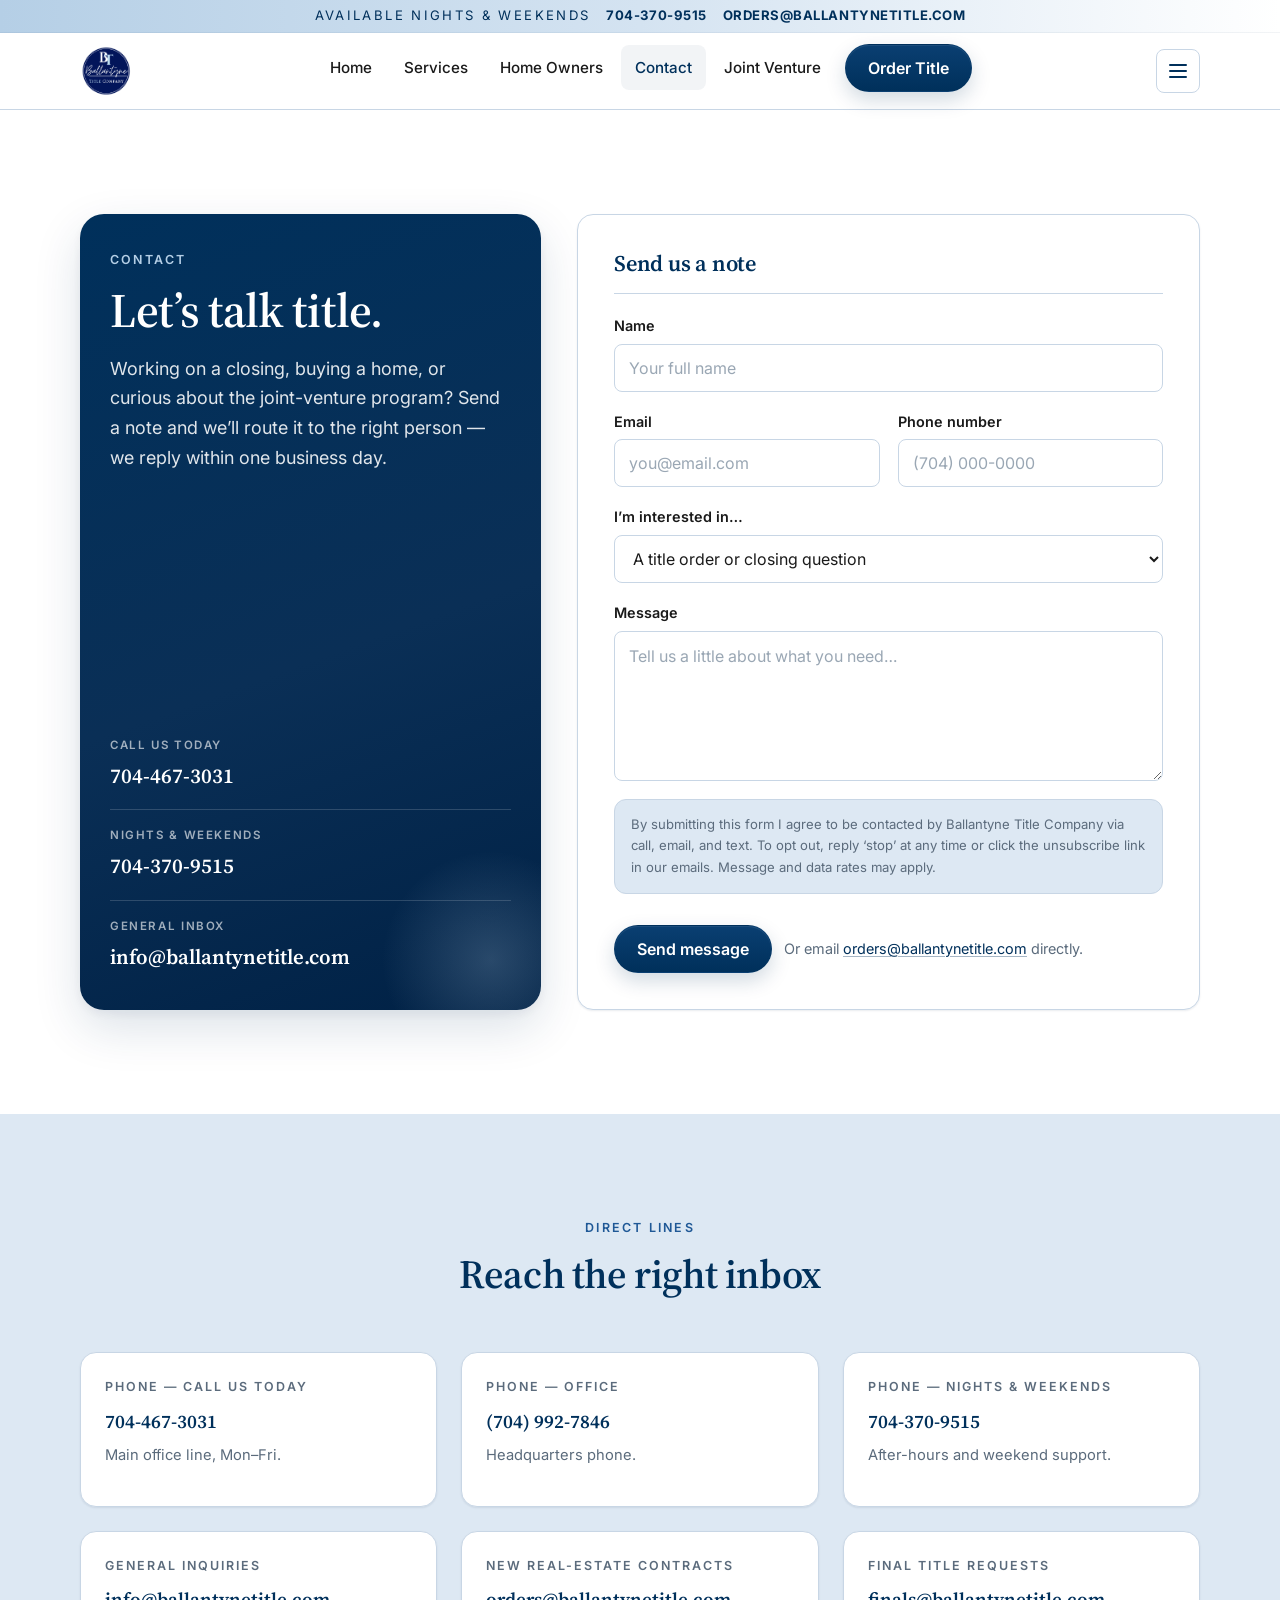
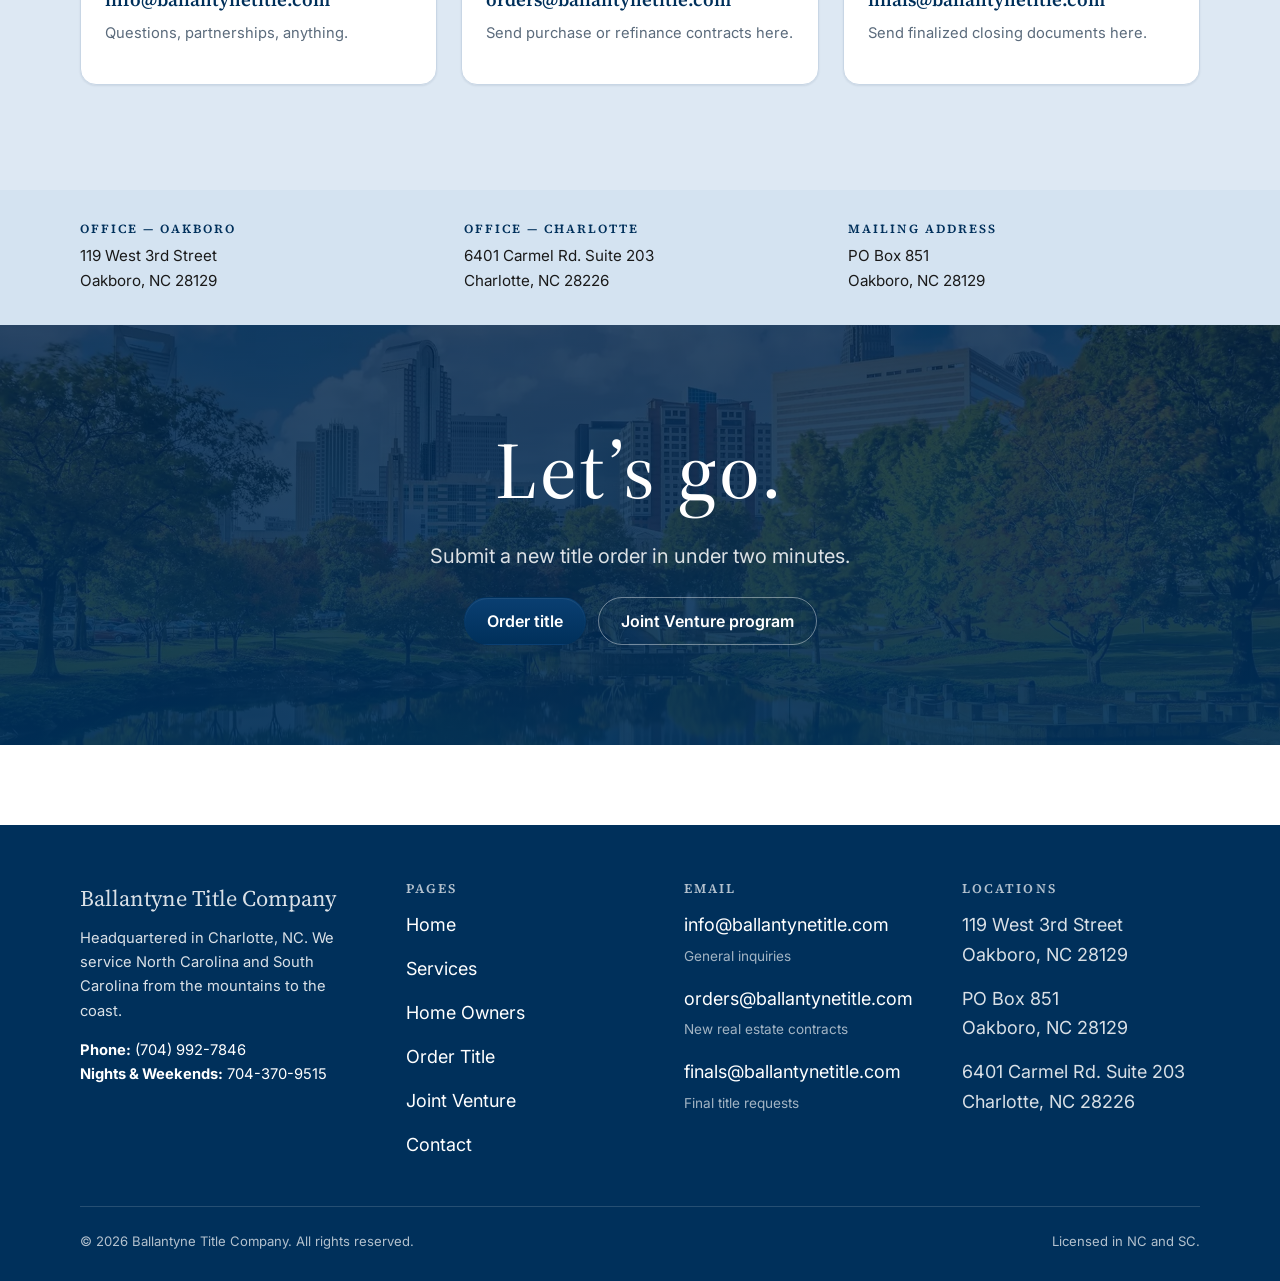
<file: contact.html>
<!DOCTYPE html>
<html lang="en">
<head>
  <meta charset="UTF-8">
  <meta name="viewport" content="width=device-width, initial-scale=1, viewport-fit=cover">
  <title>Contact Ballantyne Title — Charlotte, NC | Title &amp; Closing</title>
  <meta name="description" content="Reach Ballantyne Title Company by phone or email. Offices in Charlotte and Oakboro, NC. General inquiries, new real-estate contracts, final title requests — direct contacts for each.">
  <link rel="canonical" href="https://ballantynetitle.com/contact.html">

  <meta property="og:type" content="website">
  <meta property="og:title" content="Contact Ballantyne Title — Charlotte, NC">
  <meta property="og:description" content="Phone, email and office locations for Ballantyne Title in NC and SC.">
  <meta property="og:url" content="https://ballantynetitle.com/contact.html">
  <meta property="og:image" content="https://ballantynetitle.com/assets/og-contact.jpg">
  <meta name="twitter:card" content="summary_large_image">

  <link rel="preconnect" href="https://fonts.googleapis.com">
  <link rel="preconnect" href="https://fonts.gstatic.com" crossorigin>
  <link href="https://fonts.googleapis.com/css2?family=Inter:wght@400;500;600;700&family=Source+Serif+Pro:wght@400;600;700&display=swap" rel="stylesheet">
  <link rel="stylesheet" href="styles.css">

  <script type="application/ld+json">
  {
    "@context": "https://schema.org",
    "@type": "LocalBusiness",
    "name": "Ballantyne Title Company",
    "url": "https://ballantynetitle.com/",
    "telephone": "+1-704-992-7846",
    "email": "info@ballantynetitle.com",
    "address": [
      {
        "@type": "PostalAddress",
        "streetAddress": "6401 Carmel Rd. Suite 203",
        "addressLocality": "Charlotte",
        "addressRegion": "NC",
        "postalCode": "28226",
        "addressCountry": "US"
      },
      {
        "@type": "PostalAddress",
        "streetAddress": "119 West 3rd Street",
        "addressLocality": "Oakboro",
        "addressRegion": "NC",
        "postalCode": "28129",
        "addressCountry": "US"
      }
    ],
    "areaServed": ["North Carolina", "South Carolina"]
  }
  </script>
</head>
<body>

  <div class="top-band" role="region" aria-label="After-hours contact bar">
    <div class="container top-band__inner">
      <span>Available Nights &amp; Weekends</span>
      <a href="tel:+17043709515" aria-label="Call after-hours line 704-370-9515">704-370-9515</a>
      <a href="mailto:orders@ballantynetitle.com" aria-label="Email orders inbox">orders@ballantynetitle.com</a>
    </div>
  </div>

  <header class="site-header">
    <div class="container site-header__inner">
      <a href="index.html" class="site-header__brand" aria-label="Ballantyne Title Company — Home"><img src="assets/bt-logo.png" alt="Ballantyne Title Company" class="site-header__logo" width="80" height="80"></a>
      <nav class="nav" aria-label="Primary">
        <ul class="nav__list">
          <li><a class="nav__link" href="index.html">Home</a></li>
          <li><a class="nav__link" href="services.html">Services</a></li>
          <li><a class="nav__link" href="home-owners.html">Home Owners</a></li>
          <li><a class="nav__link" href="contact.html" aria-current="page">Contact</a></li>
          <li><a class="nav__link" href="https://www.jointventuretitleinsurance.com/" target="_blank" rel="noopener noreferrer">Joint Venture</a></li>
          <li class="nav__cta"><a class="btn btn--primary" href="order-title.html">Order Title</a></li>
        </ul>
      </nav>
      <button class="nav-toggle" aria-label="Open menu" aria-expanded="false" aria-controls="mobile-menu" data-nav-toggle>
        <span class="nav-toggle__bar" aria-hidden="true"></span>
      </button>
    </div>
    <div class="mobile-menu" id="mobile-menu" data-mobile-menu data-open="false" aria-hidden="true">
      <div class="container">
        <div class="mobile-menu__head">
          <a href="index.html" class="site-header__brand"><img src="assets/bt-logo.png" alt="Ballantyne Title Company" class="site-header__logo" width="64" height="64"></a>
          <button class="mobile-menu__close" aria-label="Close menu" data-nav-close>×</button>
        </div>
        <ul class="mobile-menu__list">
          <li><a class="mobile-menu__link" href="index.html">Home</a></li>
          <li><a class="mobile-menu__link" href="services.html">Services</a></li>
          <li><a class="mobile-menu__link" href="home-owners.html">Home Owners</a></li>
          <li><a class="mobile-menu__link" href="contact.html" aria-current="page">Contact</a></li>
          <li><a class="mobile-menu__link" href="https://www.jointventuretitleinsurance.com/" target="_blank" rel="noopener noreferrer">Joint Venture</a></li>
        </ul>
        <a class="btn btn--primary btn--block mobile-menu__cta" href="order-title.html">Order Title</a>
        <div class="mobile-menu__contact">
          <p><strong>Call us today:</strong> <a href="tel:+17044673031">704-467-3031</a></p>
          <p><strong>Nights &amp; weekends:</strong> <a href="tel:+17043709515">704-370-9515</a></p>
          <p><a href="mailto:info@ballantynetitle.com">info@ballantynetitle.com</a></p>
        </div>
      </div>
    </div>
  </header>

  <main>

    <!-- Contact lead: modern split — info panel + form -->
    <section class="section contact-lead" id="book">
      <div class="container">
        <div class="contact-grid">
          <aside class="contact-aside" data-reveal>
            <p class="eyebrow">Contact</p>
            <h1>Let&rsquo;s talk title.</h1>
            <p>Working on a closing, buying a home, or curious about the joint-venture program? Send a note and we&rsquo;ll route it to the right person &mdash; we reply within one business day.</p>
            <ul class="contact-quick">
              <li>
                <span>Call us today</span>
                <a href="tel:+17044673031">704-467-3031</a>
              </li>
              <li>
                <span>Nights &amp; weekends</span>
                <a href="tel:+17043709515">704-370-9515</a>
              </li>
              <li>
                <span>General inbox</span>
                <a href="mailto:info@ballantynetitle.com">info@ballantynetitle.com</a>
              </li>
            </ul>
          </aside>

          <div class="form-card" data-reveal data-reveal-delay="1">
            <h2 class="form-card__title">Send us a note</h2>
            <form class="form" action="mailto:orders@ballantynetitle.com" method="POST" enctype="text/plain" aria-label="Contact form">
              <div class="form-row form-row--full" style="grid-column: 1 / -1;">
                <label for="ct-name">Name</label>
                <input id="ct-name" name="Name" type="text" required autocomplete="name" placeholder="Your full name">
              </div>
              <div class="form-row">
                <label for="ct-email">Email</label>
                <input id="ct-email" name="Email" type="email" required autocomplete="email" placeholder="you@email.com">
              </div>
              <div class="form-row">
                <label for="ct-phone">Phone number</label>
                <input id="ct-phone" name="Phone Number" type="tel" autocomplete="tel" placeholder="(704) 000-0000">
              </div>
              <div class="form-row form-row--full" style="grid-column: 1 / -1;">
                <label for="ct-topic">I&rsquo;m interested in&hellip;</label>
                <select id="ct-topic" name="Topic">
                  <option>A title order or closing question</option>
                  <option>The Joint Venture program</option>
                  <option>Home owner / buyer question</option>
                  <option>Something else</option>
                </select>
              </div>
              <div class="form-row form-row--full" style="grid-column: 1 / -1;">
                <label for="ct-message">Message</label>
                <textarea id="ct-message" name="Message" rows="5" required placeholder="Tell us a little about what you need&hellip;"></textarea>
              </div>

              <p class="form-disclaimer" style="grid-column: 1 / -1;">
                By submitting this form I agree to be contacted by Ballantyne Title Company via call, email, and text. To opt out, reply &lsquo;stop&rsquo; at any time or click the unsubscribe link in our emails. Message and data rates may apply.
              </p>

              <div class="form-submit-row">
                <button type="submit" class="btn btn--primary">Send message</button>
                <span class="muted" style="font-size: 0.9rem;">Or email <a href="mailto:orders@ballantynetitle.com">orders@ballantynetitle.com</a> directly.</span>
              </div>
            </form>
          </div>
        </div>
      </div>
    </section>

    <!-- Reach the right inbox -->
    <section class="section section--soft">
      <div class="container">
        <div class="section-head" data-reveal>
          <p class="eyebrow">Direct lines</p>
          <h2>Reach the right inbox</h2>
        </div>
        <div class="contact-tiles" data-reveal data-reveal-delay="1">
          <div class="contact-tile">
            <p class="contact-tile__label">Phone &mdash; Call us today</p>
            <p class="contact-tile__value"><a href="tel:+17044673031">704-467-3031</a></p>
            <p class="contact-tile__sub">Main office line, Mon&ndash;Fri.</p>
          </div>
          <div class="contact-tile">
            <p class="contact-tile__label">Phone &mdash; Office</p>
            <p class="contact-tile__value"><a href="tel:+17049927846">(704) 992-7846</a></p>
            <p class="contact-tile__sub">Headquarters phone.</p>
          </div>
          <div class="contact-tile">
            <p class="contact-tile__label">Phone &mdash; Nights &amp; Weekends</p>
            <p class="contact-tile__value"><a href="tel:+17043709515">704-370-9515</a></p>
            <p class="contact-tile__sub">After-hours and weekend support.</p>
          </div>
          <div class="contact-tile">
            <p class="contact-tile__label">General inquiries</p>
            <p class="contact-tile__value"><a href="mailto:info@ballantynetitle.com">info@ballantynetitle.com</a></p>
            <p class="contact-tile__sub">Questions, partnerships, anything.</p>
          </div>
          <div class="contact-tile">
            <p class="contact-tile__label">New real-estate contracts</p>
            <p class="contact-tile__value"><a href="mailto:orders@ballantynetitle.com">orders@ballantynetitle.com</a></p>
            <p class="contact-tile__sub">Send purchase or refinance contracts here.</p>
          </div>
          <div class="contact-tile">
            <p class="contact-tile__label">Final title requests</p>
            <p class="contact-tile__value"><a href="mailto:finals@ballantynetitle.com">finals@ballantynetitle.com</a></p>
            <p class="contact-tile__sub">Send finalized closing documents here.</p>
          </div>
        </div>
      </div>
    </section>

    <!-- Address band -->
    <section class="address-band">
      <div class="container">
        <div class="address-band__grid" data-reveal>
          <div class="address-tile">
            <h3>Office &mdash; Oakboro</h3>
            <address>119 West 3rd Street<br>Oakboro, NC 28129</address>
          </div>
          <div class="address-tile">
            <h3>Office &mdash; Charlotte</h3>
            <address>6401 Carmel Rd. Suite 203<br>Charlotte, NC 28226</address>
          </div>
          <div class="address-tile">
            <h3>Mailing address</h3>
            <address>PO Box 851<br>Oakboro, NC 28129</address>
          </div>
        </div>
      </div>
    </section>

    <!-- Order Title CTA strip -->
    <section class="cta-strip" aria-label="Ready to order title">
      <img class="cta-strip__bg" src="assets/charlotte.webp" alt="" aria-hidden="true" loading="lazy" width="1800" height="600" style="object-position: center 60%;">
      <div class="cta-strip__inner">
        <h2 class="cta-strip__title">Let&rsquo;s go.</h2>
        <p class="lead" style="margin: 0 auto 24px; color: #fff;">Submit a new title order in under two minutes.</p>
        <div class="btn-row" style="justify-content: center;">
          <a class="btn btn--primary" href="order-title.html">Order title</a>
          <a class="btn btn--ghost" href="https://www.jointventuretitleinsurance.com/" target="_blank" rel="noopener noreferrer">Joint Venture program</a>
        </div>
      </div>
    </section>

  </main>

  <footer class="site-footer">
    <div class="container">
      <div class="site-footer__grid">
        <div>
          <p class="site-footer__brand">Ballantyne Title Company</p>
          <p style="font-size: 0.92rem;">Headquartered in Charlotte, NC. We service North Carolina and South Carolina from the mountains to the coast.</p>
          <p style="font-size: 0.92rem;"><strong style="color:#fff;">Phone:</strong> <a href="tel:+17049927846">(704) 992-7846</a><br>
            <strong style="color:#fff;">Nights &amp; Weekends:</strong> <a href="tel:+17043709515">704-370-9515</a></p>
        </div>
        <div>
          <h3 style="font-size: 0.82rem; letter-spacing: 0.16em; text-transform: uppercase; color: rgba(255,255,255,0.7); margin-bottom: 14px;">Pages</h3>
          <ul>
            <li><a href="index.html">Home</a></li>
            <li><a href="services.html">Services</a></li>
            <li><a href="home-owners.html">Home Owners</a></li>
            <li><a href="order-title.html">Order Title</a></li>
            <li><a href="https://www.jointventuretitleinsurance.com/" target="_blank" rel="noopener noreferrer">Joint Venture</a></li>
            <li><a href="contact.html">Contact</a></li>
          </ul>
        </div>
        <div>
          <h3 style="font-size: 0.82rem; letter-spacing: 0.16em; text-transform: uppercase; color: rgba(255,255,255,0.7); margin-bottom: 14px;">Email</h3>
          <ul>
            <li><a href="mailto:info@ballantynetitle.com">info@ballantynetitle.com</a><br><span style="opacity:.75; font-size: 0.85rem;">General inquiries</span></li>
            <li><a href="mailto:orders@ballantynetitle.com">orders@ballantynetitle.com</a><br><span style="opacity:.75; font-size: 0.85rem;">New real estate contracts</span></li>
            <li><a href="mailto:finals@ballantynetitle.com">finals@ballantynetitle.com</a><br><span style="opacity:.75; font-size: 0.85rem;">Final title requests</span></li>
          </ul>
        </div>
        <div>
          <h3 style="font-size: 0.82rem; letter-spacing: 0.16em; text-transform: uppercase; color: rgba(255,255,255,0.7); margin-bottom: 14px;">Locations</h3>
          <ul>
            <li>119 West 3rd Street<br>Oakboro, NC 28129</li>
            <li>PO Box 851<br>Oakboro, NC 28129</li>
            <li>6401 Carmel Rd. Suite 203<br>Charlotte, NC 28226</li>
          </ul>
        </div>
      </div>
      <div class="site-footer__bottom">
        <span>© <span id="year"></span> Ballantyne Title Company. All rights reserved.</span>
        <span>Licensed in NC and SC.</span>
      </div>
    </div>
  </footer>

  <script src="main.js" defer></script>
</body>
</html>
</file>
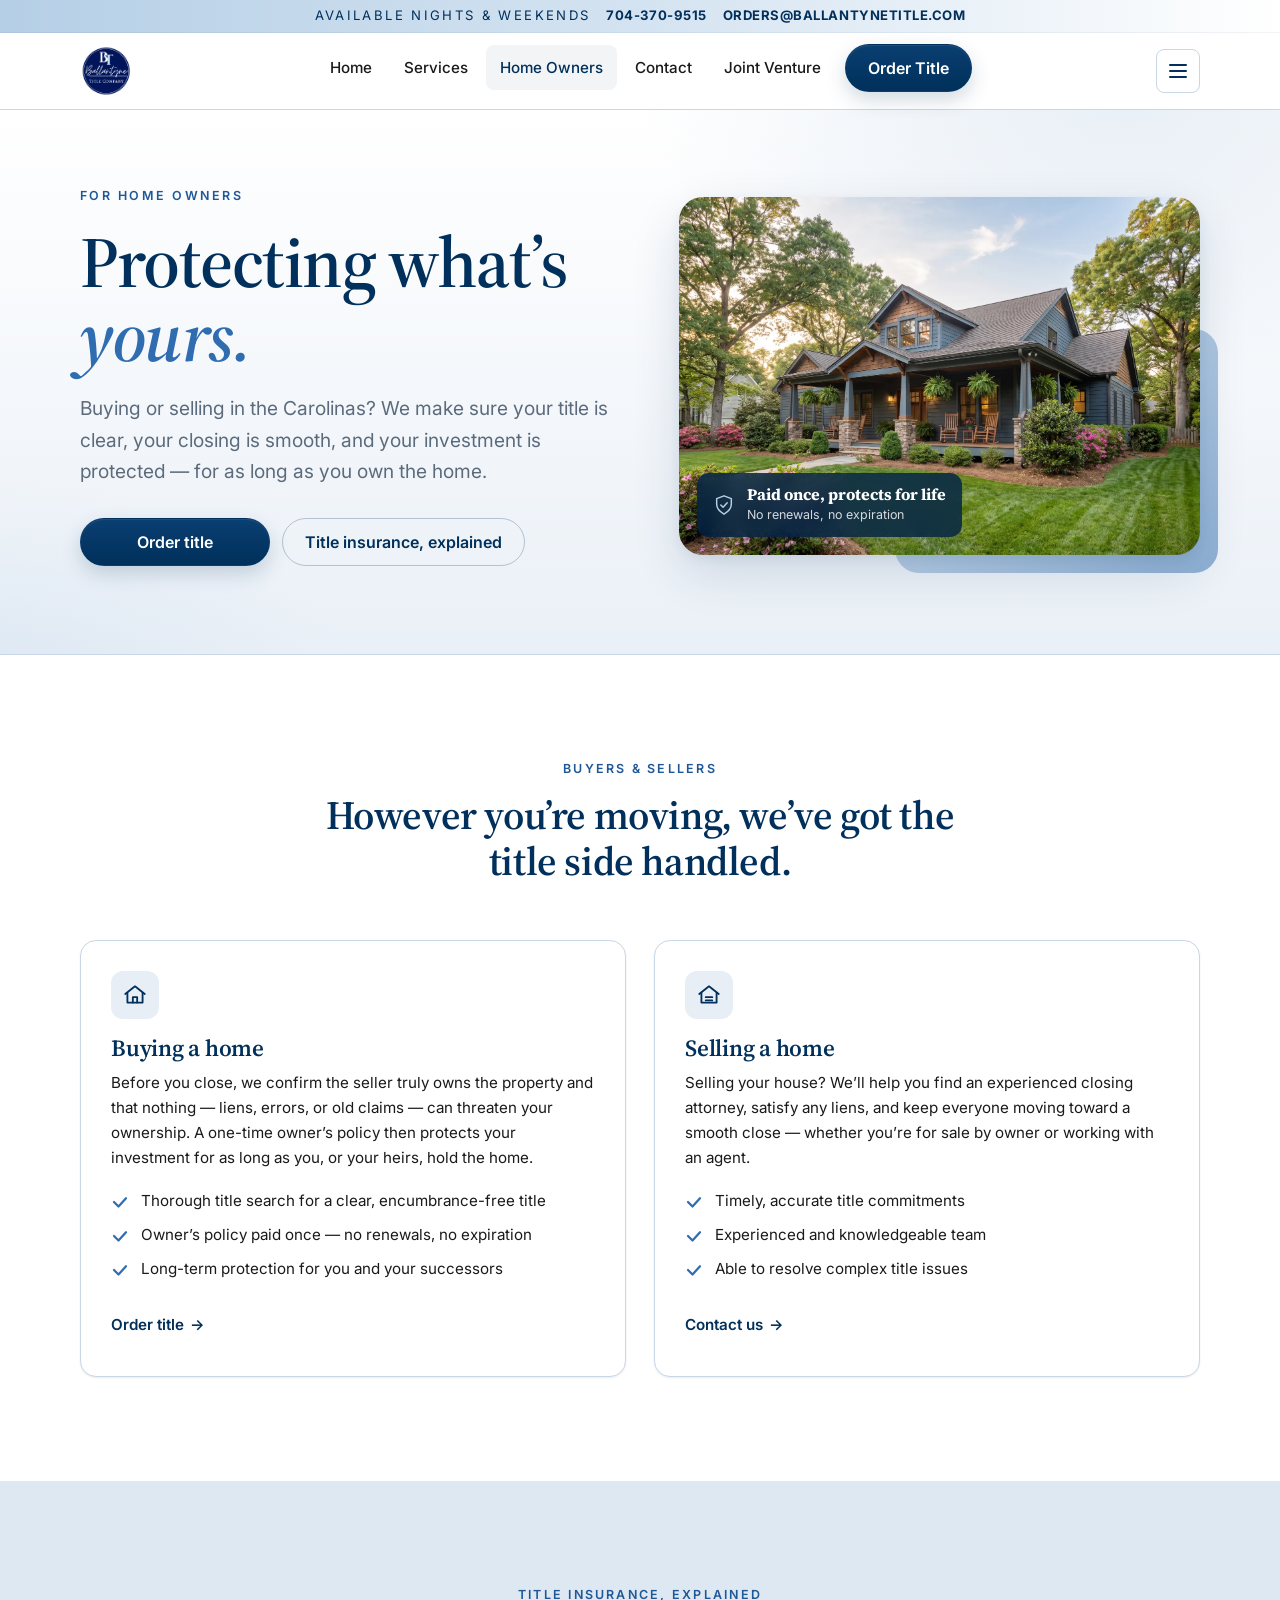
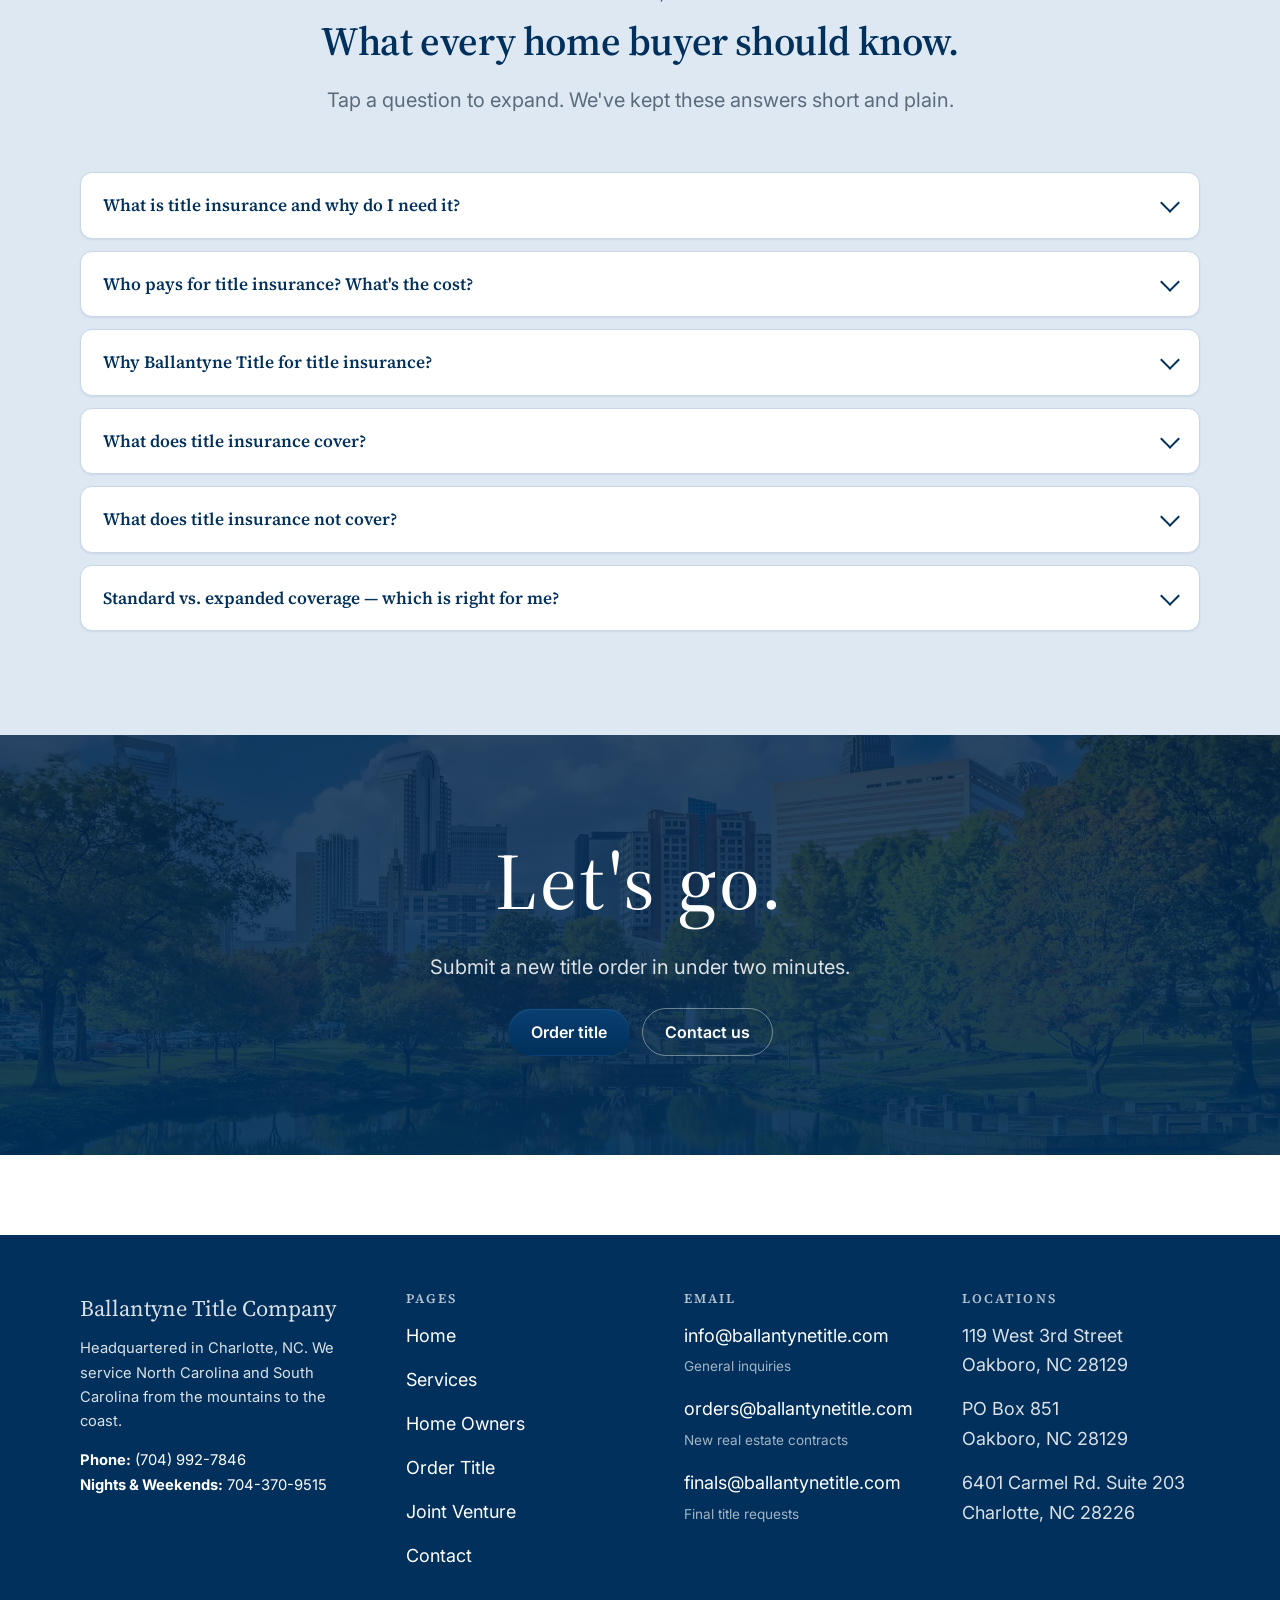
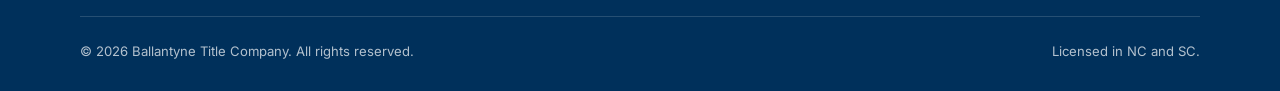
<file: home-owners.html>
<!DOCTYPE html>
<html lang="en">
<head>
  <meta charset="UTF-8">
  <meta name="viewport" content="width=device-width, initial-scale=1, viewport-fit=cover">
  <title>Title Insurance for Home Buyers &amp; Sellers | Ballantyne Title</title>
  <meta name="description" content="Buying or selling a home in North or South Carolina? Learn what title insurance is, who pays, what it covers — and why local Ballantyne Title is the right partner for your closing.">
  <link rel="canonical" href="https://ballantynetitle.com/home-owners.html">

  <meta property="og:type" content="website">
  <meta property="og:title" content="Title Insurance for Home Buyers & Sellers | Ballantyne Title">
  <meta property="og:description" content="Buyer and seller resources, title insurance basics, costs, coverage and exclusions explained simply.">
  <meta property="og:url" content="https://ballantynetitle.com/home-owners.html">
  <meta property="og:image" content="https://ballantynetitle.com/assets/og-home-owners.jpg">
  <meta name="twitter:card" content="summary_large_image">

  <link rel="preconnect" href="https://fonts.googleapis.com">
  <link rel="preconnect" href="https://fonts.gstatic.com" crossorigin>
  <link href="https://fonts.googleapis.com/css2?family=Inter:wght@400;500;600;700&family=Source+Serif+Pro:wght@400;600;700&display=swap" rel="stylesheet">
  <link rel="stylesheet" href="styles.css">

  <script type="application/ld+json">
  {
    "@context": "https://schema.org",
    "@type": "LocalBusiness",
    "name": "Ballantyne Title Company",
    "url": "https://ballantynetitle.com/",
    "telephone": "+1-704-992-7846",
    "email": "info@ballantynetitle.com",
    "address": {
      "@type": "PostalAddress",
      "streetAddress": "6401 Carmel Rd. Suite 203",
      "addressLocality": "Charlotte",
      "addressRegion": "NC",
      "postalCode": "28226",
      "addressCountry": "US"
    },
    "areaServed": ["North Carolina", "South Carolina"]
  }
  </script>
  <script type="application/ld+json">
  {
    "@context": "https://schema.org",
    "@type": "FAQPage",
    "mainEntity": [
      {
        "@type": "Question",
        "name": "What is title insurance and why do I need it?",
        "acceptedAnswer": {
          "@type": "Answer",
          "text": "Title insurance protects both you and your mortgage lender from losses stemming from defects in the property's title — improperly recorded documents, forgery, easements, encroachments and similar issues that could threaten your ownership."
        }
      },
      {
        "@type": "Question",
        "name": "Who pays for title insurance and what does it cost?",
        "acceptedAnswer": {
          "@type": "Answer",
          "text": "Title insurance is a one-time, up-front fee. An owner's policy is based on the home's purchase price; a lender's policy is based on the loan amount. Both policies together usually cost about 0.5% to 1.0% of the home's purchase price ($1,500–$3,000 on a $300,000 home, per ALTA). The buyer typically pays the lender's policy as part of closing costs; either party can pay for the owner's policy."
        }
      },
      {
        "@type": "Question",
        "name": "What does title insurance cover?",
        "acceptedAnswer": {
          "@type": "Answer",
          "text": "Property survey errors, boundary disputes, errors on the property deed, building-code violations by a previous owner, conflicting wills, claims by an ex-spouse who didn't sign off on the sale, forged documents, liens from contractors or previous lenders, encroachments, and improperly recorded documents."
        }
      },
      {
        "@type": "Question",
        "name": "What does title insurance not cover?",
        "acceptedAnswer": {
          "@type": "Answer",
          "text": "Title insurance does not protect against issues newly created after you buy the property — such as failing to pay a contractor or your property taxes. It also does not protect against eminent domain. It protects against issues that existed before you bought the property and might have affected your decision to purchase."
        }
      }
    ]
  }
  </script>
</head>
<body>

  <div class="top-band" role="region" aria-label="After-hours contact bar">
    <div class="container top-band__inner">
      <span>Available Nights &amp; Weekends</span>
      <a href="tel:+17043709515" aria-label="Call after-hours line 704-370-9515">704-370-9515</a>
      <a href="mailto:orders@ballantynetitle.com" aria-label="Email orders inbox">orders@ballantynetitle.com</a>
    </div>
  </div>

  <header class="site-header">
    <div class="container site-header__inner">
      <a href="index.html" class="site-header__brand" aria-label="Ballantyne Title Company — Home"><img src="assets/bt-logo.png" alt="Ballantyne Title Company" class="site-header__logo" width="80" height="80"></a>
      <nav class="nav" aria-label="Primary">
        <ul class="nav__list">
          <li><a class="nav__link" href="index.html">Home</a></li>
          <li><a class="nav__link" href="services.html">Services</a></li>
          <li><a class="nav__link" href="home-owners.html" aria-current="page">Home Owners</a></li>
          <li><a class="nav__link" href="contact.html">Contact</a></li>
          <li><a class="nav__link" href="https://www.jointventuretitleinsurance.com/" target="_blank" rel="noopener noreferrer">Joint Venture</a></li>
          <li class="nav__cta"><a class="btn btn--primary" href="order-title.html">Order Title</a></li>
        </ul>
      </nav>
      <button class="nav-toggle" aria-label="Open menu" aria-expanded="false" aria-controls="mobile-menu" data-nav-toggle>
        <span class="nav-toggle__bar" aria-hidden="true"></span>
      </button>
    </div>
    <div class="mobile-menu" id="mobile-menu" data-mobile-menu data-open="false" aria-hidden="true">
      <div class="container">
        <div class="mobile-menu__head">
          <a href="index.html" class="site-header__brand"><img src="assets/bt-logo.png" alt="Ballantyne Title Company" class="site-header__logo" width="64" height="64"></a>
          <button class="mobile-menu__close" aria-label="Close menu" data-nav-close>×</button>
        </div>
        <ul class="mobile-menu__list">
          <li><a class="mobile-menu__link" href="index.html">Home</a></li>
          <li><a class="mobile-menu__link" href="services.html">Services</a></li>
          <li><a class="mobile-menu__link" href="home-owners.html" aria-current="page">Home Owners</a></li>
          <li><a class="mobile-menu__link" href="contact.html">Contact</a></li>
          <li><a class="mobile-menu__link" href="https://www.jointventuretitleinsurance.com/" target="_blank" rel="noopener noreferrer">Joint Venture</a></li>
        </ul>
        <a class="btn btn--primary btn--block mobile-menu__cta" href="order-title.html">Order Title</a>
        <div class="mobile-menu__contact">
          <p><strong>Call us today:</strong> <a href="tel:+17044673031">704-467-3031</a></p>
          <p><strong>Nights &amp; weekends:</strong> <a href="tel:+17043709515">704-370-9515</a></p>
          <p><a href="mailto:info@ballantynetitle.com">info@ballantynetitle.com</a></p>
        </div>
      </div>
    </div>
  </header>

  <main>

    <!-- Hero — editorial split -->
    <section class="home-hero" aria-labelledby="ho-h1">
      <div class="container home-hero__inner">
        <div class="home-hero__content">
          <p class="home-hero__eyebrow">For Home Owners</p>
          <h1 id="ho-h1" class="home-hero__title">Protecting what&rsquo;s <span class="accent">yours.</span></h1>
          <p class="home-hero__lead">Buying or selling in the Carolinas? We make sure your title is clear, your closing is smooth, and your investment is protected &mdash; for as long as you own the home.</p>
          <div class="home-hero__cta">
            <a class="btn btn--primary" href="order-title.html">Order title</a>
            <a class="btn btn--ghost" href="#learn">Title insurance, explained</a>
          </div>
        </div>
        <div class="home-hero__media">
          <img src="assets/homeowners.webp" alt="Welcoming craftsman-style home with a covered front porch in the Carolinas" width="1600" height="1073" fetchpriority="high">
          <div class="home-hero__chip">
            <svg viewBox="0 0 24 24" aria-hidden="true" width="22" height="22"><path d="M12 2l8 3v6c0 5-3.5 8.5-8 11-4.5-2.5-8-6-8-11V5l8-3z" fill="none" stroke="currentColor" stroke-width="1.6" stroke-linejoin="round"/><path d="M8.5 12l2.5 2.5 4.5-5" fill="none" stroke="currentColor" stroke-width="1.6" stroke-linecap="round" stroke-linejoin="round"/></svg>
            <div><b>Paid once, protects for life</b><span>No renewals, no expiration</span></div>
          </div>
        </div>
      </div>
    </section>

    <!-- Buyers & Sellers -->
    <section class="section">
      <div class="container">
        <div class="section-head" data-reveal>
          <p class="eyebrow">Buyers &amp; Sellers</p>
          <h2>However you&rsquo;re moving, we&rsquo;ve got the title side handled.</h2>
        </div>
        <div class="grid ho-cards">
          <article class="card ho-card" data-reveal>
            <div class="card__icon">
              <svg viewBox="0 0 24 24" fill="none" stroke="currentColor" stroke-width="1.7" stroke-linecap="round" stroke-linejoin="round" aria-hidden="true"><path d="M3 11l9-7 9 7"/><path d="M5 10v9h14v-9"/><path d="M10 19v-5h4v5"/></svg>
            </div>
            <h3 class="card__title">Buying a home</h3>
            <p class="card__body">Before you close, we confirm the seller truly owns the property and that nothing &mdash; liens, errors, or old claims &mdash; can threaten your ownership. A one-time owner&rsquo;s policy then protects your investment for as long as you, or your heirs, hold the home.</p>
            <ul class="ho-list">
              <li>Thorough title search for a clear, encumbrance-free title</li>
              <li>Owner&rsquo;s policy paid once &mdash; no renewals, no expiration</li>
              <li>Long-term protection for you and your successors</li>
            </ul>
            <a class="card__cta" href="order-title.html">Order title</a>
          </article>

          <article class="card ho-card" data-reveal data-reveal-delay="1">
            <div class="card__icon">
              <svg viewBox="0 0 24 24" fill="none" stroke="currentColor" stroke-width="1.7" stroke-linecap="round" stroke-linejoin="round" aria-hidden="true"><path d="M3 11l9-7 9 7"/><path d="M5 10v9h14v-9"/><path d="M9 14h6"/><path d="M9 17h6"/></svg>
            </div>
            <h3 class="card__title">Selling a home</h3>
            <p class="card__body">Selling your house? We&rsquo;ll help you find an experienced closing attorney, satisfy any liens, and keep everyone moving toward a smooth close &mdash; whether you&rsquo;re for sale by owner or working with an agent.</p>
            <ul class="ho-list">
              <li>Timely, accurate title commitments</li>
              <li>Experienced and knowledgeable team</li>
              <li>Able to resolve complex title issues</li>
            </ul>
            <a class="card__cta" href="contact.html">Contact us</a>
          </article>
        </div>
      </div>
    </section>

    <!-- Educational accordion -->
    <section class="section section--soft" id="learn">
      <div class="container">
        <div class="section-head" data-reveal>
          <p class="eyebrow">Title insurance, explained</p>
          <h2>What every home buyer should know.</h2>
          <p class="lead" style="margin-inline: auto;">Tap a question to expand. We've kept these answers short and plain.</p>
        </div>

        <div class="accordion" data-reveal>
          <details>
            <summary>What is title insurance and why do I need it?</summary>
            <div class="accordion__body">
              <p>Title insurance is crucial when purchasing a home. While there are various insurances and third-party services to consider, many buyers overlook the importance of title insurance. This type of insurance protects both you and your mortgage lender from losses stemming from defects in the property's title.</p>
              <p>Such defects can range from improperly recorded documents to forgery, easements, or encroachments. Having solid title insurance is essential to safeguard yourself in case of such issues.</p>
              <p>Furthermore, title insurance is not just important but required to protect your interest in the property. If someone were to claim ownership interest or if a defect were discovered, title insurance would shield you from any resulting losses. Without it, you could face significant financial liabilities — potentially losing hundreds of thousands of dollars and even risking the loss of your home.</p>
            </div>
          </details>

          <details>
            <summary>Who pays for title insurance? What's the cost?</summary>
            <div class="accordion__body">
              <p>Title insurance is a one-time, up-front fee — not an ongoing expense. An owner's policy is based on the home's purchase price, while a lender's policy is based on the loan amount. Both policies together usually cost about 0.5% to 1.0% of the home's purchase price, or $1,500 to $3,000 on a $300,000 home, according to ALTA.</p>
              <p>In North and South Carolina, the price for title insurance is the same no matter which title insurance company you use. However, it's important to make sure you are using a reputable company with experienced underwriters. You can get an estimate of what title insurance costs in your area using the <a href="http://facc.firstam.com/" target="_blank" rel="noopener noreferrer">rate calculator</a>.</p>
              <p><strong>Who pays for title insurance?</strong> The buyer pays for the lender's title insurance policy as part of their closing costs. Either the buyer or seller can pay for the owner's policy on behalf of the buyer. Local real-estate custom often determines who pays. Buying an owner's policy at the same time as a lender's policy can reduce the cost of the owner's policy through what's called a "simultaneous issue charge."</p>
            </div>
          </details>

          <details>
            <summary>Why Ballantyne Title for title insurance?</summary>
            <div class="accordion__body">
              <p>We are a local title insurance company situated in the heart of North Carolina. Ballantyne Title is an industry leader, and we are deeply committed to safeguarding your home-ownership interests. Our dedication to excellence means you can rest assured that we will handle any title claims with the utmost care and professionalism.</p>
              <p>Choosing Ballantyne Title offers several key benefits. Firstly, as a local company, we have a deep understanding of the local real-estate market and the specific needs of homeowners in this area. This allows us to provide personalized service tailored to your unique situation.</p>
              <p>Secondly, our status as an industry leader means that we have the expertise and resources to handle any title-related issues that may arise. You can trust us to navigate the complexities of title insurance with ease, ensuring that your interests are always protected.</p>
              <p>Finally, our commitment to customer satisfaction sets us apart. We prioritize clear communication and transparency, ensuring that you are always informed and involved throughout the title insurance process. With Ballantyne Title, you can have peace of mind knowing that your home-ownership interests are in good hands.</p>
              <div class="btn-row" style="margin-top: 8px;">
                <a class="btn btn--primary" href="contact.html">Ready to learn more</a>
              </div>
            </div>
          </details>

          <details>
            <summary>What does title insurance cover?</summary>
            <div class="accordion__body">
              <p>A title insurance policy covers underlying issues with a property's title that might have been missed before you bought the home. Basically, it comes in handy if the public-record search conducted by the title company failed to catch any liens or ownership disputes.</p>
              <p>These are some of the issues an owner's title policy can protect you against:</p>
              <ul>
                <li>Property survey errors</li>
                <li>Boundary disputes</li>
                <li>Errors on the property deed</li>
                <li>Building-code violations by a previous owner</li>
                <li>Conflicting wills</li>
                <li>Claims by an ex-spouse who didn't sign off on the sale</li>
                <li>Forged documents</li>
                <li>Liens from contractors, taxing entities or previous lenders</li>
                <li>Encroachments</li>
                <li>Improperly recorded documents</li>
              </ul>
            </div>
          </details>

          <details>
            <summary>What does title insurance not cover?</summary>
            <div class="accordion__body">
              <p>Title insurance doesn't protect homeowners against all possible infringements on their property rights. For example, it doesn't protect you against title problems caused by your own actions — such as failing to pay the company that replaced your roof or failing to pay your property taxes. It also doesn't protect against eminent domain, which is when a government seizes private property for an ostensibly public purpose.</p>
              <p>In short, it doesn't protect against issues newly created after you buy the property. It protects against issues that might have affected your decision to purchase the property had you known about them at the time.</p>
            </div>
          </details>

          <details>
            <summary>Standard vs. expanded coverage — which is right for me?</summary>
            <div class="accordion__body">
              <p>An <strong>owner's standard</strong> policy covers most common title defects. An <strong>expanded</strong> (also called "enhanced") policy adds protection for additional risks like post-policy forgery, identity theft and certain building-permit issues, and may include automatic increases in coverage as your home appreciates.</p>
              <p>The right choice depends on your property type and risk profile. Talk to us — we'll walk through your options and recommend what fits.</p>
              <div class="btn-row" style="margin-top: 8px;">
                <a class="btn btn--primary" href="contact.html">Talk it through</a>
              </div>
            </div>
          </details>
        </div>
      </div>
    </section>

    <!-- Order Title CTA strip -->
    <section class="cta-strip" aria-label="Ready to order title">
      <img class="cta-strip__bg" src="assets/charlotte.webp" alt="" aria-hidden="true" loading="lazy" width="1800" height="600" style="object-position: center 60%;">
      <div class="cta-strip__inner">
        <h2 class="cta-strip__title">Let's go.</h2>
        <p class="lead" style="margin: 0 auto 24px; color: var(--brand-primary);">Submit a new title order in under two minutes.</p>
        <div class="btn-row" style="justify-content: center;">
          <a class="btn btn--primary" href="order-title.html">Order title</a>
          <a class="btn btn--ghost" href="contact.html">Contact us</a>
        </div>
      </div>
    </section>

  </main>

  <footer class="site-footer">
    <div class="container">
      <div class="site-footer__grid">
        <div>
          <p class="site-footer__brand">Ballantyne Title Company</p>
          <p style="font-size: 0.92rem;">Headquartered in Charlotte, NC. We service North Carolina and South Carolina from the mountains to the coast.</p>
          <p style="font-size: 0.92rem;"><strong style="color:#fff;">Phone:</strong> <a href="tel:+17049927846">(704) 992-7846</a><br>
            <strong style="color:#fff;">Nights &amp; Weekends:</strong> <a href="tel:+17043709515">704-370-9515</a></p>
        </div>
        <div>
          <h3 style="font-size: 0.82rem; letter-spacing: 0.16em; text-transform: uppercase; color: rgba(255,255,255,0.7); margin-bottom: 14px;">Pages</h3>
          <ul>
            <li><a href="index.html">Home</a></li>
            <li><a href="services.html">Services</a></li>
            <li><a href="home-owners.html">Home Owners</a></li>
            <li><a href="order-title.html">Order Title</a></li>
            <li><a href="https://www.jointventuretitleinsurance.com/" target="_blank" rel="noopener noreferrer">Joint Venture</a></li>
            <li><a href="contact.html">Contact</a></li>
          </ul>
        </div>
        <div>
          <h3 style="font-size: 0.82rem; letter-spacing: 0.16em; text-transform: uppercase; color: rgba(255,255,255,0.7); margin-bottom: 14px;">Email</h3>
          <ul>
            <li><a href="mailto:info@ballantynetitle.com">info@ballantynetitle.com</a><br><span style="opacity:.75; font-size: 0.85rem;">General inquiries</span></li>
            <li><a href="mailto:orders@ballantynetitle.com">orders@ballantynetitle.com</a><br><span style="opacity:.75; font-size: 0.85rem;">New real estate contracts</span></li>
            <li><a href="mailto:finals@ballantynetitle.com">finals@ballantynetitle.com</a><br><span style="opacity:.75; font-size: 0.85rem;">Final title requests</span></li>
          </ul>
        </div>
        <div>
          <h3 style="font-size: 0.82rem; letter-spacing: 0.16em; text-transform: uppercase; color: rgba(255,255,255,0.7); margin-bottom: 14px;">Locations</h3>
          <ul>
            <li>119 West 3rd Street<br>Oakboro, NC 28129</li>
            <li>PO Box 851<br>Oakboro, NC 28129</li>
            <li>6401 Carmel Rd. Suite 203<br>Charlotte, NC 28226</li>
          </ul>
        </div>
      </div>
      <div class="site-footer__bottom">
        <span>© <span id="year"></span> Ballantyne Title Company. All rights reserved.</span>
        <span>Licensed in NC and SC.</span>
      </div>
    </div>
  </footer>

  <script src="main.js" defer></script>
</body>
</html>
</file>
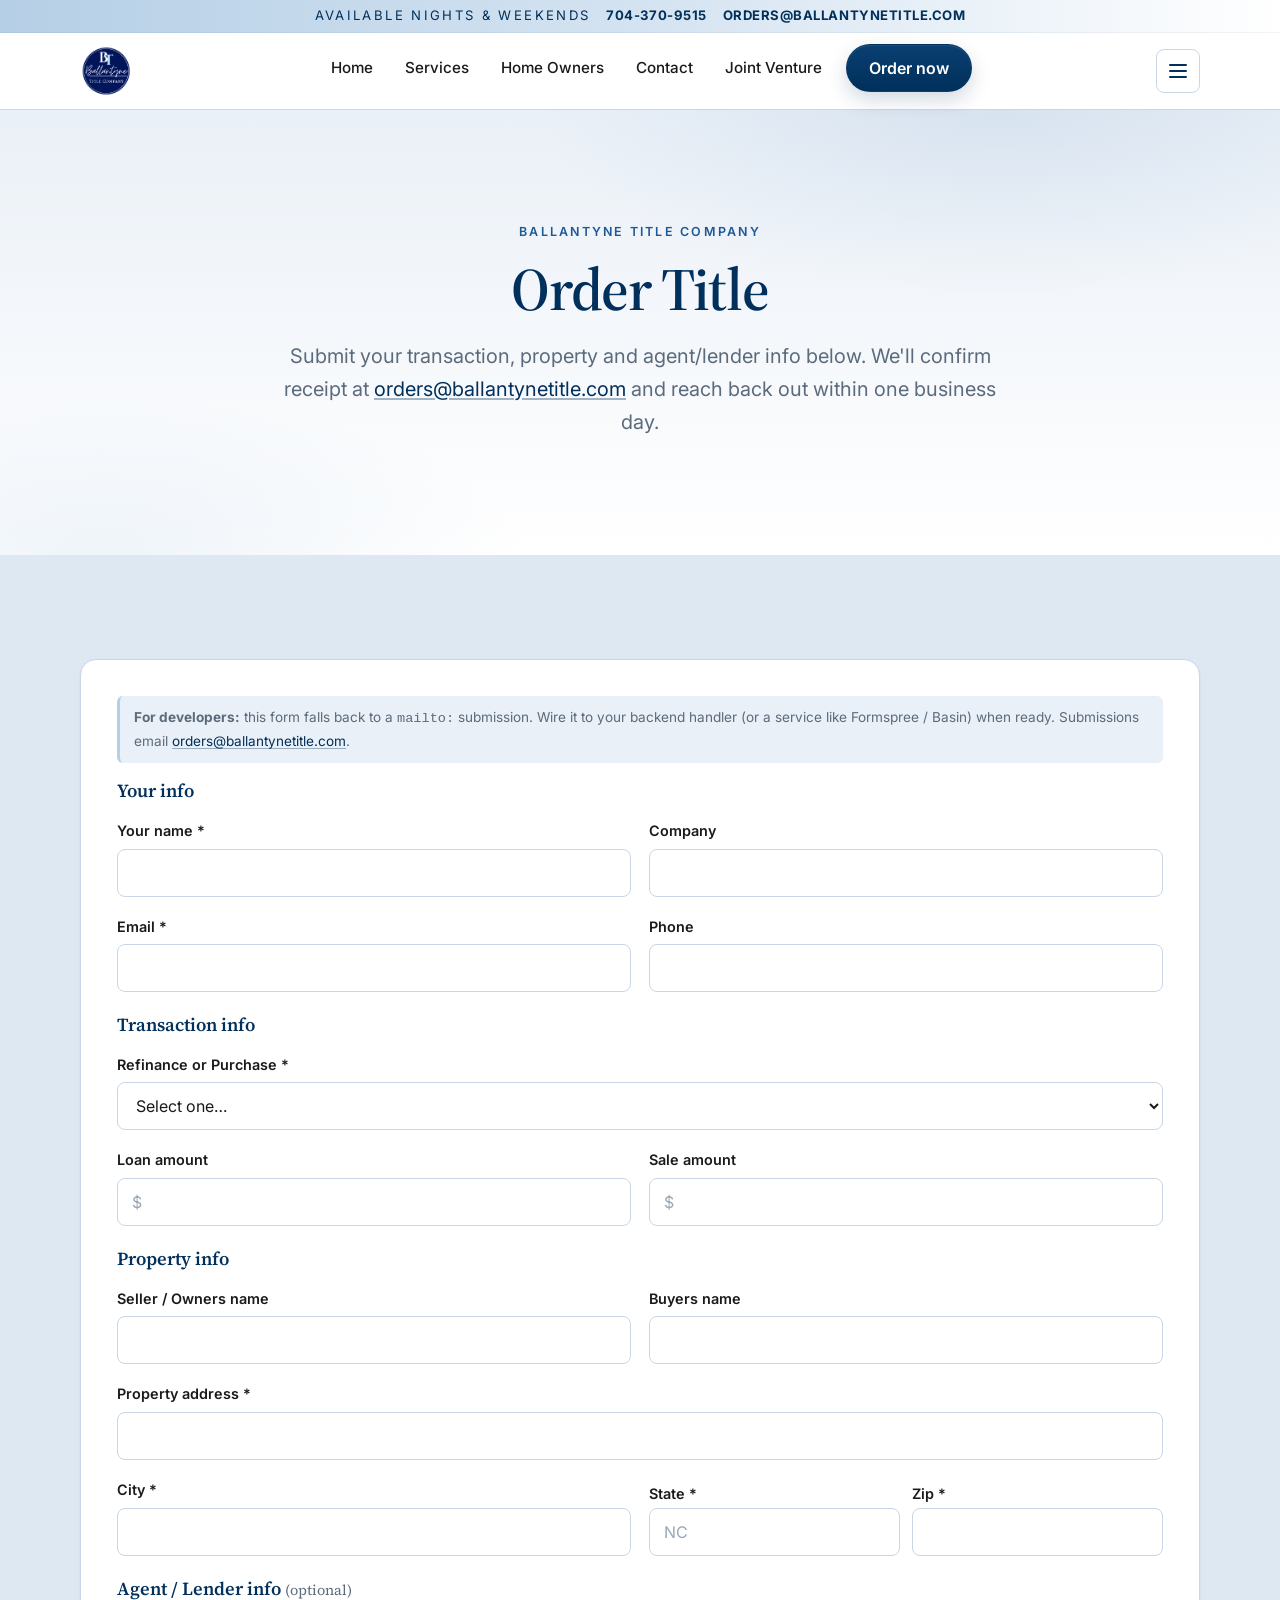
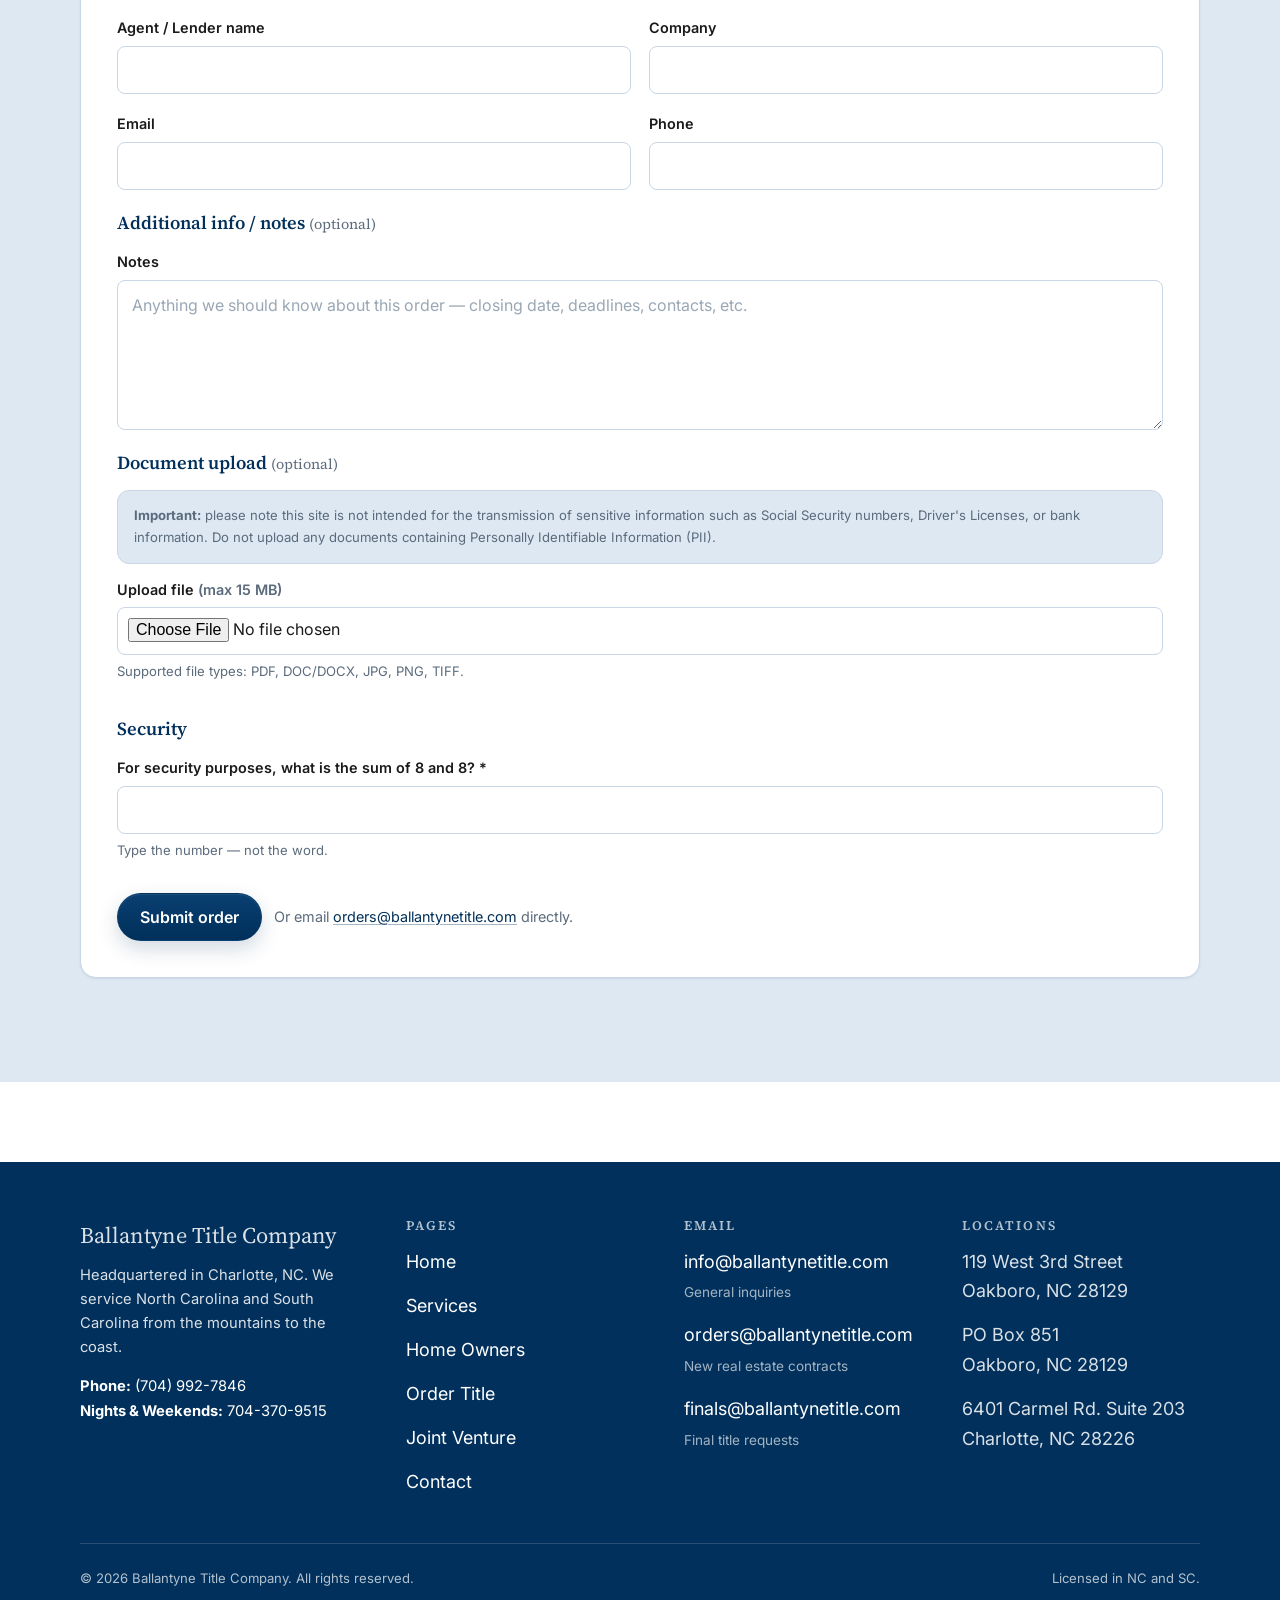
<file: order-title.html>
<!DOCTYPE html>
<html lang="en">
<head>
  <meta charset="UTF-8">
  <meta name="viewport" content="width=device-width, initial-scale=1, viewport-fit=cover">
  <title>Order Title — Submit a Title Request | Ballantyne Title</title>
  <meta name="description" content="Submit a new title order to Ballantyne Title. Send your transaction, property and agent/lender details to start your closing in NC or SC.">
  <link rel="canonical" href="https://ballantynetitle.com/order-title.html">

  <meta property="og:type" content="website">
  <meta property="og:title" content="Order Title — Submit a Title Request | Ballantyne Title">
  <meta property="og:description" content="Submit a new title order with property and transaction details. Fast, accurate title services across the Carolinas.">
  <meta property="og:url" content="https://ballantynetitle.com/order-title.html">
  <meta property="og:image" content="https://ballantynetitle.com/assets/og-order.jpg">
  <meta name="twitter:card" content="summary_large_image">

  <meta name="robots" content="noindex, follow">

  <link rel="preconnect" href="https://fonts.googleapis.com">
  <link rel="preconnect" href="https://fonts.gstatic.com" crossorigin>
  <link href="https://fonts.googleapis.com/css2?family=Inter:wght@400;500;600;700&family=Source+Serif+Pro:wght@400;600;700&display=swap" rel="stylesheet">
  <link rel="stylesheet" href="styles.css">

  <script type="application/ld+json">
  {
    "@context": "https://schema.org",
    "@type": "LocalBusiness",
    "name": "Ballantyne Title Company",
    "url": "https://ballantynetitle.com/",
    "telephone": "+1-704-992-7846",
    "email": "orders@ballantynetitle.com",
    "address": {
      "@type": "PostalAddress",
      "streetAddress": "6401 Carmel Rd. Suite 203",
      "addressLocality": "Charlotte",
      "addressRegion": "NC",
      "postalCode": "28226",
      "addressCountry": "US"
    },
    "areaServed": ["North Carolina", "South Carolina"]
  }
  </script>
</head>
<body>

  <div class="top-band" role="region" aria-label="After-hours contact bar">
    <div class="container top-band__inner">
      <span>Available Nights &amp; Weekends</span>
      <a href="tel:+17043709515" aria-label="Call after-hours line 704-370-9515">704-370-9515</a>
      <a href="mailto:orders@ballantynetitle.com" aria-label="Email orders inbox">orders@ballantynetitle.com</a>
    </div>
  </div>

  <header class="site-header">
    <div class="container site-header__inner">
      <a href="index.html" class="site-header__brand" aria-label="Ballantyne Title Company — Home"><img src="assets/bt-logo.png" alt="Ballantyne Title Company" class="site-header__logo" width="80" height="80"></a>
      <nav class="nav" aria-label="Primary">
        <ul class="nav__list">
          <li><a class="nav__link" href="index.html">Home</a></li>
          <li><a class="nav__link" href="services.html">Services</a></li>
          <li><a class="nav__link" href="home-owners.html">Home Owners</a></li>
          <li><a class="nav__link" href="contact.html">Contact</a></li>
          <li><a class="nav__link" href="https://www.jointventuretitleinsurance.com/" target="_blank" rel="noopener noreferrer">Joint Venture</a></li>
          <li class="nav__cta"><a class="btn btn--primary" href="#order-form">Order now</a></li>
        </ul>
      </nav>
      <button class="nav-toggle" aria-label="Open menu" aria-expanded="false" aria-controls="mobile-menu" data-nav-toggle>
        <span class="nav-toggle__bar" aria-hidden="true"></span>
      </button>
    </div>
    <div class="mobile-menu" id="mobile-menu" data-mobile-menu data-open="false" aria-hidden="true">
      <div class="container">
        <div class="mobile-menu__head">
          <a href="index.html" class="site-header__brand"><img src="assets/bt-logo.png" alt="Ballantyne Title Company" class="site-header__logo" width="64" height="64"></a>
          <button class="mobile-menu__close" aria-label="Close menu" data-nav-close>×</button>
        </div>
        <ul class="mobile-menu__list">
          <li><a class="mobile-menu__link" href="index.html">Home</a></li>
          <li><a class="mobile-menu__link" href="services.html">Services</a></li>
          <li><a class="mobile-menu__link" href="home-owners.html">Home Owners</a></li>
          <li><a class="mobile-menu__link" href="contact.html">Contact</a></li>
          <li><a class="mobile-menu__link" href="https://www.jointventuretitleinsurance.com/" target="_blank" rel="noopener noreferrer">Joint Venture</a></li>
        </ul>
        <a class="btn btn--primary btn--block mobile-menu__cta" href="#order-form">Order now</a>
        <div class="mobile-menu__contact">
          <p><strong>Call us today:</strong> <a href="tel:+17044673031">704-467-3031</a></p>
          <p><strong>Nights &amp; weekends:</strong> <a href="tel:+17043709515">704-370-9515</a></p>
          <p><a href="mailto:orders@ballantynetitle.com">orders@ballantynetitle.com</a></p>
        </div>
      </div>
    </div>
  </header>

  <main>

    <section class="hero">
      <div class="container">
        <div style="max-width: 720px; margin: 0 auto; text-align: center;">
          <p class="eyebrow center">Ballantyne Title Company</p>
          <h1 class="hero__title">Order Title</h1>
          <p class="hero__sub" style="margin-inline: auto;">Submit your transaction, property and agent/lender info below. We'll confirm receipt at <a href="mailto:orders@ballantynetitle.com">orders@ballantynetitle.com</a> and reach back out within one business day.</p>
        </div>
      </div>
    </section>

    <section class="section section--soft">
      <div class="container">
        <div class="form-card" id="order-form" data-reveal>

          <p class="form-note">
            <strong>For developers:</strong> this form falls back to a <code>mailto:</code> submission. Wire it to your backend handler (or a service like Formspree / Basin) when ready. Submissions email <a href="mailto:orders@ballantynetitle.com">orders@ballantynetitle.com</a>.
          </p>

          <form class="form" action="mailto:orders@ballantynetitle.com" method="POST" enctype="text/plain" aria-label="Order title form">

            <fieldset>
              <legend>Your info</legend>
              <div class="form-fields">
                <div class="form-row">
                  <label for="your-name">Your name <span aria-hidden="true">*</span></label>
                  <input id="your-name" name="Your Name" type="text" required autocomplete="name">
                </div>
                <div class="form-row">
                  <label for="your-company">Company</label>
                  <input id="your-company" name="Company" type="text" autocomplete="organization">
                </div>
                <div class="form-row">
                  <label for="your-email">Email <span aria-hidden="true">*</span></label>
                  <input id="your-email" name="Email" type="email" required autocomplete="email">
                </div>
                <div class="form-row">
                  <label for="your-phone">Phone</label>
                  <input id="your-phone" name="Phone" type="tel" autocomplete="tel">
                </div>
              </div>
            </fieldset>

            <fieldset>
              <legend>Transaction info</legend>
              <div class="form-fields">
                <div class="form-row form-row--full" style="grid-column: 1 / -1;">
                  <label for="ref-or-purchase">Refinance or Purchase <span aria-hidden="true">*</span></label>
                  <select id="ref-or-purchase" name="Refinance or Purchase" required>
                    <option value="">Select one…</option>
                    <option>Purchase</option>
                    <option>Refinance</option>
                    <option>Other</option>
                  </select>
                </div>
                <div class="form-row">
                  <label for="loan-amount">Loan amount</label>
                  <input id="loan-amount" name="Loan Amount" type="text" inputmode="decimal" placeholder="$">
                </div>
                <div class="form-row">
                  <label for="sale-amount">Sale amount</label>
                  <input id="sale-amount" name="Sale Amount" type="text" inputmode="decimal" placeholder="$">
                </div>
              </div>
            </fieldset>

            <fieldset>
              <legend>Property info</legend>
              <div class="form-fields">
                <div class="form-row">
                  <label for="seller-name">Seller / Owners name</label>
                  <input id="seller-name" name="Seller/Owners Name" type="text">
                </div>
                <div class="form-row">
                  <label for="buyer-name">Buyers name</label>
                  <input id="buyer-name" name="Buyers Name" type="text">
                </div>
                <div class="form-row form-row--full" style="grid-column: 1 / -1;">
                  <label for="property-address">Property address <span aria-hidden="true">*</span></label>
                  <input id="property-address" name="Property Address" type="text" required autocomplete="street-address">
                </div>
                <div class="form-row">
                  <label for="property-city">City <span aria-hidden="true">*</span></label>
                  <input id="property-city" name="City" type="text" required autocomplete="address-level2">
                </div>
                <div class="form-row" style="display: grid; grid-template-columns: 1fr 1fr; gap: 12px;">
                  <div>
                    <label for="property-state">State <span aria-hidden="true">*</span></label>
                    <input id="property-state" name="State" type="text" required maxlength="2" placeholder="NC" style="text-transform: uppercase;" autocomplete="address-level1">
                  </div>
                  <div>
                    <label for="property-zip">Zip <span aria-hidden="true">*</span></label>
                    <input id="property-zip" name="Zip" type="text" required inputmode="numeric" pattern="\d{5}(-\d{4})?" autocomplete="postal-code">
                  </div>
                </div>
              </div>
            </fieldset>

            <fieldset>
              <legend>Agent / Lender info <span class="muted" style="font-weight: 400; font-size: 0.9rem;">(optional)</span></legend>
              <div class="form-fields">
                <div class="form-row">
                  <label for="agent-name">Agent / Lender name</label>
                  <input id="agent-name" name="Agent or Lender Name" type="text">
                </div>
                <div class="form-row">
                  <label for="agent-company">Company</label>
                  <input id="agent-company" name="Agent or Lender Company" type="text">
                </div>
                <div class="form-row">
                  <label for="agent-email">Email</label>
                  <input id="agent-email" name="Agent or Lender Email" type="email">
                </div>
                <div class="form-row">
                  <label for="agent-phone">Phone</label>
                  <input id="agent-phone" name="Agent or Lender Phone" type="tel">
                </div>
              </div>
            </fieldset>

            <fieldset>
              <legend>Additional info / notes <span class="muted" style="font-weight: 400; font-size: 0.9rem;">(optional)</span></legend>
              <div class="form-fields">
                <div class="form-row form-row--full" style="grid-column: 1 / -1;">
                  <label for="order-notes">Notes</label>
                  <textarea id="order-notes" name="Notes" rows="5" placeholder="Anything we should know about this order — closing date, deadlines, contacts, etc."></textarea>
                </div>
              </div>
            </fieldset>

            <fieldset>
              <legend>Document upload <span class="muted" style="font-weight: 400; font-size: 0.9rem;">(optional)</span></legend>
              <div class="form-fields">
                <div class="form-row form-row--full" style="grid-column: 1 / -1;">
                  <p class="form-disclaimer" style="margin-bottom: 8px;">
                    <strong>Important:</strong> please note this site is not intended for the transmission of sensitive information such as Social Security numbers, Driver's Licenses, or bank information. Do not upload any documents containing Personally Identifiable Information (PII).
                  </p>
                  <label for="upload">Upload file <span class="muted">(max 15&nbsp;MB)</span></label>
                  <input id="upload" name="Upload" type="file" accept=".pdf,.doc,.docx,.jpg,.jpeg,.png,.tif,.tiff" style="padding: 10px;">
                  <p class="hint">Supported file types: PDF, DOC/DOCX, JPG, PNG, TIFF.</p>
                </div>
              </div>
            </fieldset>

            <fieldset>
              <legend>Security</legend>
              <div class="form-fields">
                <div class="form-row form-row--full" style="grid-column: 1 / -1;">
                  <label for="security">For security purposes, what is the sum of 8 and 8? <span aria-hidden="true">*</span></label>
                  <input id="security" name="Security" type="text" required inputmode="numeric" pattern="^16$" title="Please answer 16">
                  <p class="hint">Type the number — not the word.</p>
                </div>
              </div>
            </fieldset>

            <div class="form-submit-row">
              <button type="submit" class="btn btn--primary">Submit order</button>
              <span class="muted" style="font-size: 0.9rem;">Or email <a href="mailto:orders@ballantynetitle.com">orders@ballantynetitle.com</a> directly.</span>
            </div>

          </form>
        </div>
      </div>
    </section>

  </main>

  <footer class="site-footer">
    <div class="container">
      <div class="site-footer__grid">
        <div>
          <p class="site-footer__brand">Ballantyne Title Company</p>
          <p style="font-size: 0.92rem;">Headquartered in Charlotte, NC. We service North Carolina and South Carolina from the mountains to the coast.</p>
          <p style="font-size: 0.92rem;"><strong style="color:#fff;">Phone:</strong> <a href="tel:+17049927846">(704) 992-7846</a><br>
            <strong style="color:#fff;">Nights &amp; Weekends:</strong> <a href="tel:+17043709515">704-370-9515</a></p>
        </div>
        <div>
          <h3 style="font-size: 0.82rem; letter-spacing: 0.16em; text-transform: uppercase; color: rgba(255,255,255,0.7); margin-bottom: 14px;">Pages</h3>
          <ul>
            <li><a href="index.html">Home</a></li>
            <li><a href="services.html">Services</a></li>
            <li><a href="home-owners.html">Home Owners</a></li>
            <li><a href="order-title.html">Order Title</a></li>
            <li><a href="https://www.jointventuretitleinsurance.com/" target="_blank" rel="noopener noreferrer">Joint Venture</a></li>
            <li><a href="contact.html">Contact</a></li>
          </ul>
        </div>
        <div>
          <h3 style="font-size: 0.82rem; letter-spacing: 0.16em; text-transform: uppercase; color: rgba(255,255,255,0.7); margin-bottom: 14px;">Email</h3>
          <ul>
            <li><a href="mailto:info@ballantynetitle.com">info@ballantynetitle.com</a><br><span style="opacity:.75; font-size: 0.85rem;">General inquiries</span></li>
            <li><a href="mailto:orders@ballantynetitle.com">orders@ballantynetitle.com</a><br><span style="opacity:.75; font-size: 0.85rem;">New real estate contracts</span></li>
            <li><a href="mailto:finals@ballantynetitle.com">finals@ballantynetitle.com</a><br><span style="opacity:.75; font-size: 0.85rem;">Final title requests</span></li>
          </ul>
        </div>
        <div>
          <h3 style="font-size: 0.82rem; letter-spacing: 0.16em; text-transform: uppercase; color: rgba(255,255,255,0.7); margin-bottom: 14px;">Locations</h3>
          <ul>
            <li>119 West 3rd Street<br>Oakboro, NC 28129</li>
            <li>PO Box 851<br>Oakboro, NC 28129</li>
            <li>6401 Carmel Rd. Suite 203<br>Charlotte, NC 28226</li>
          </ul>
        </div>
      </div>
      <div class="site-footer__bottom">
        <span>© <span id="year"></span> Ballantyne Title Company. All rights reserved.</span>
        <span>Licensed in NC and SC.</span>
      </div>
    </div>
  </footer>

  <script src="main.js" defer></script>
</body>
</html>
</file>
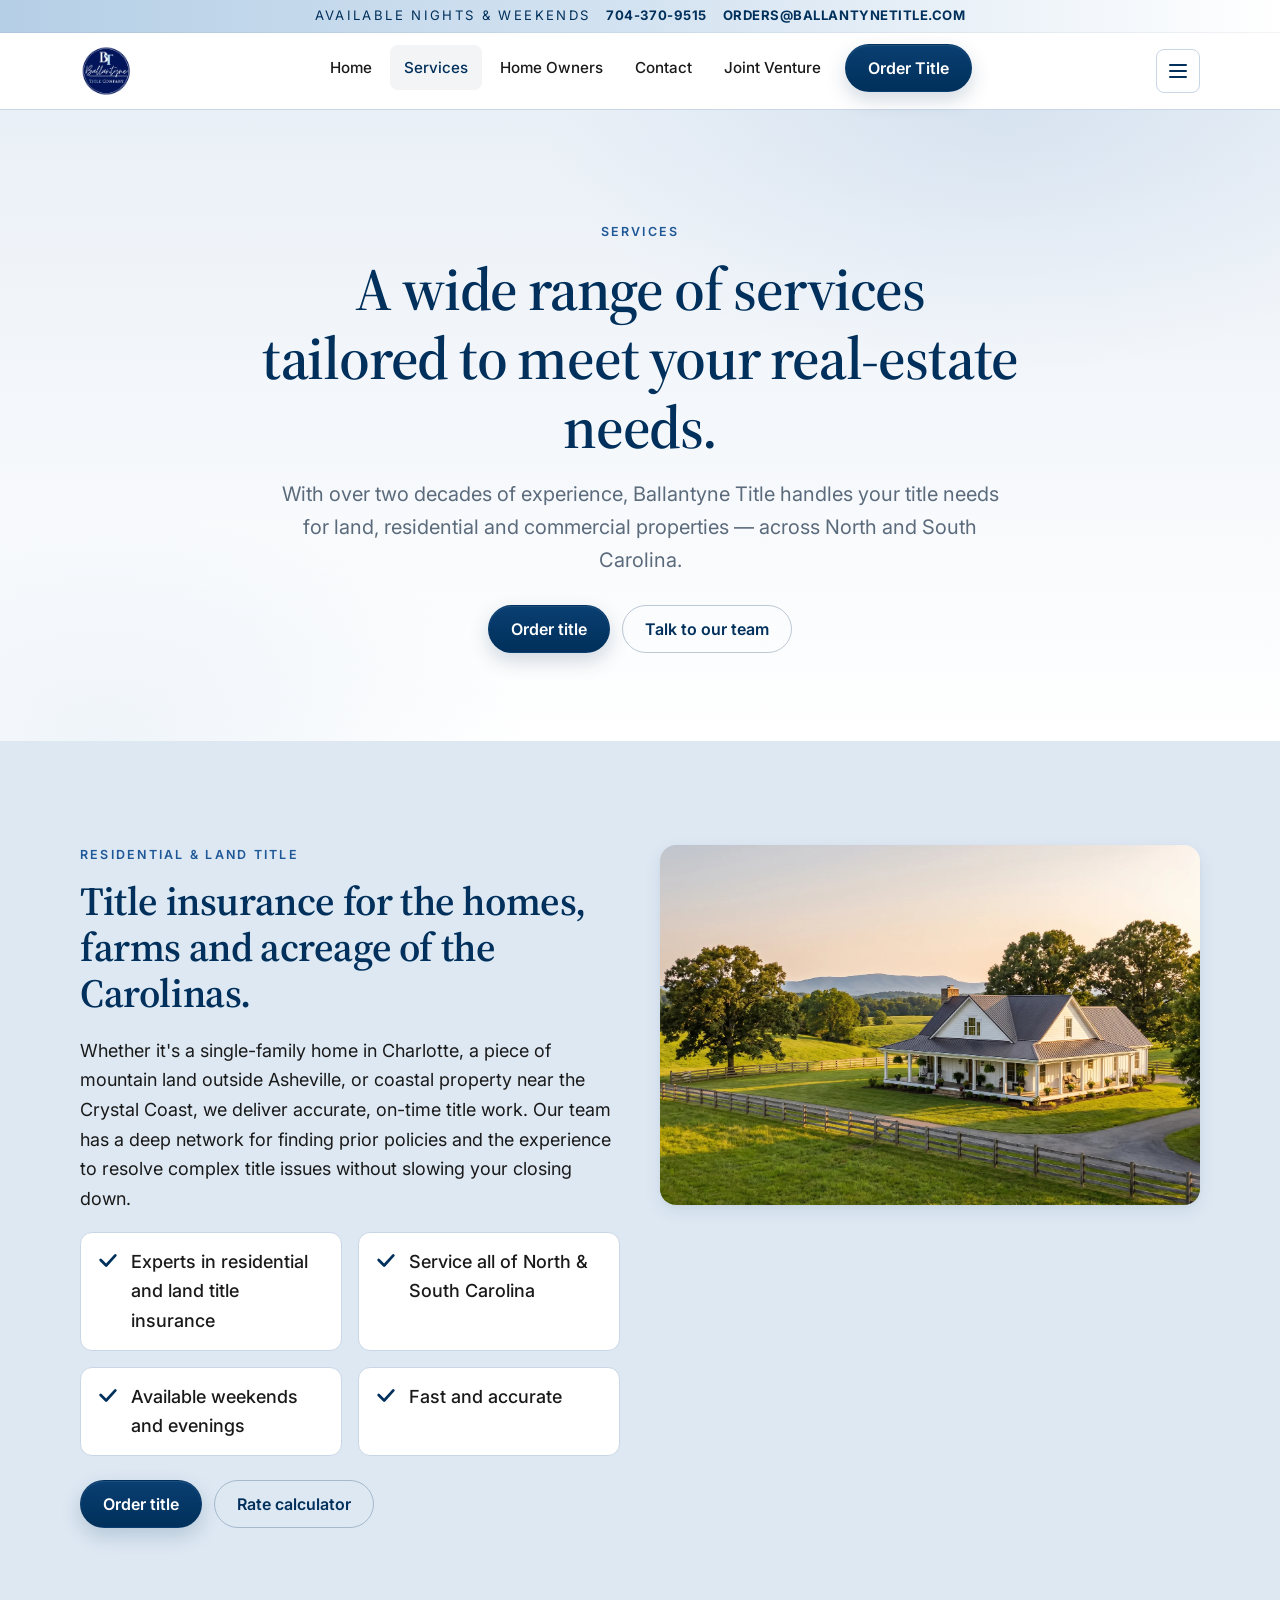
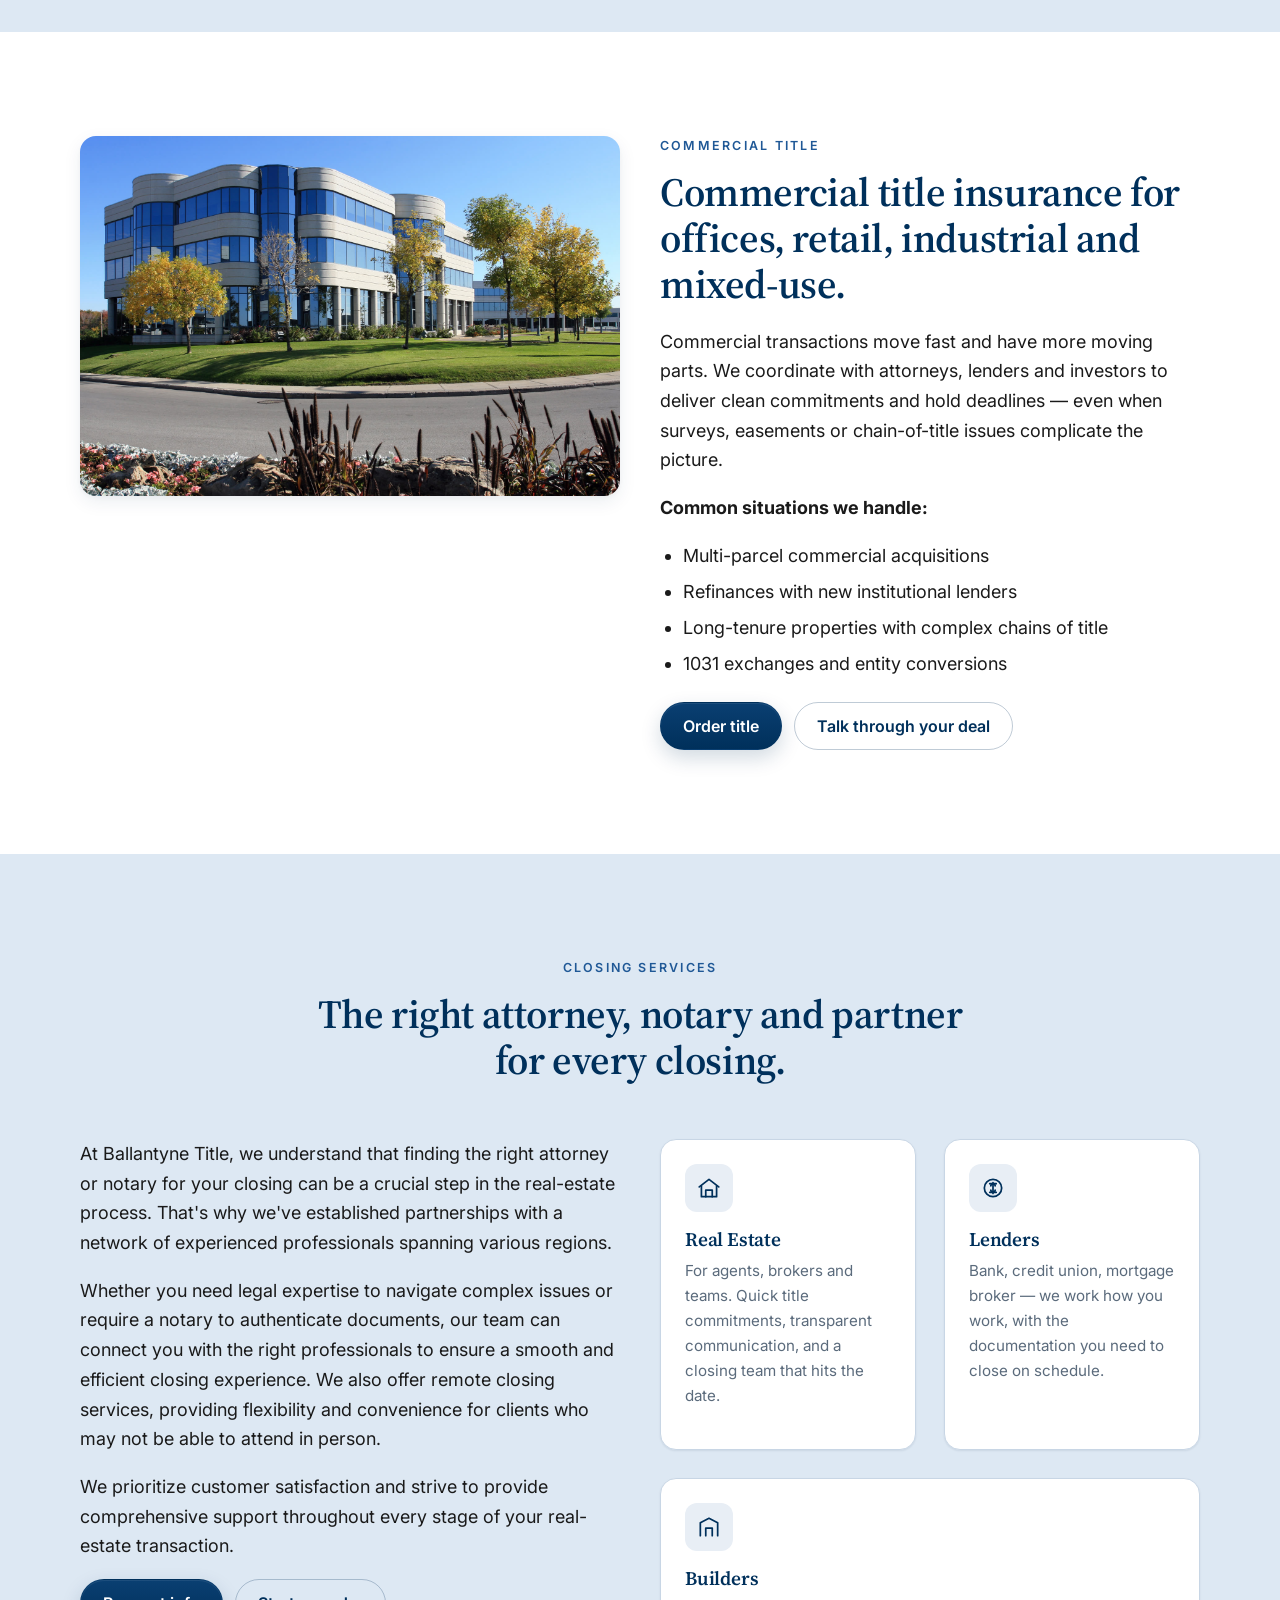
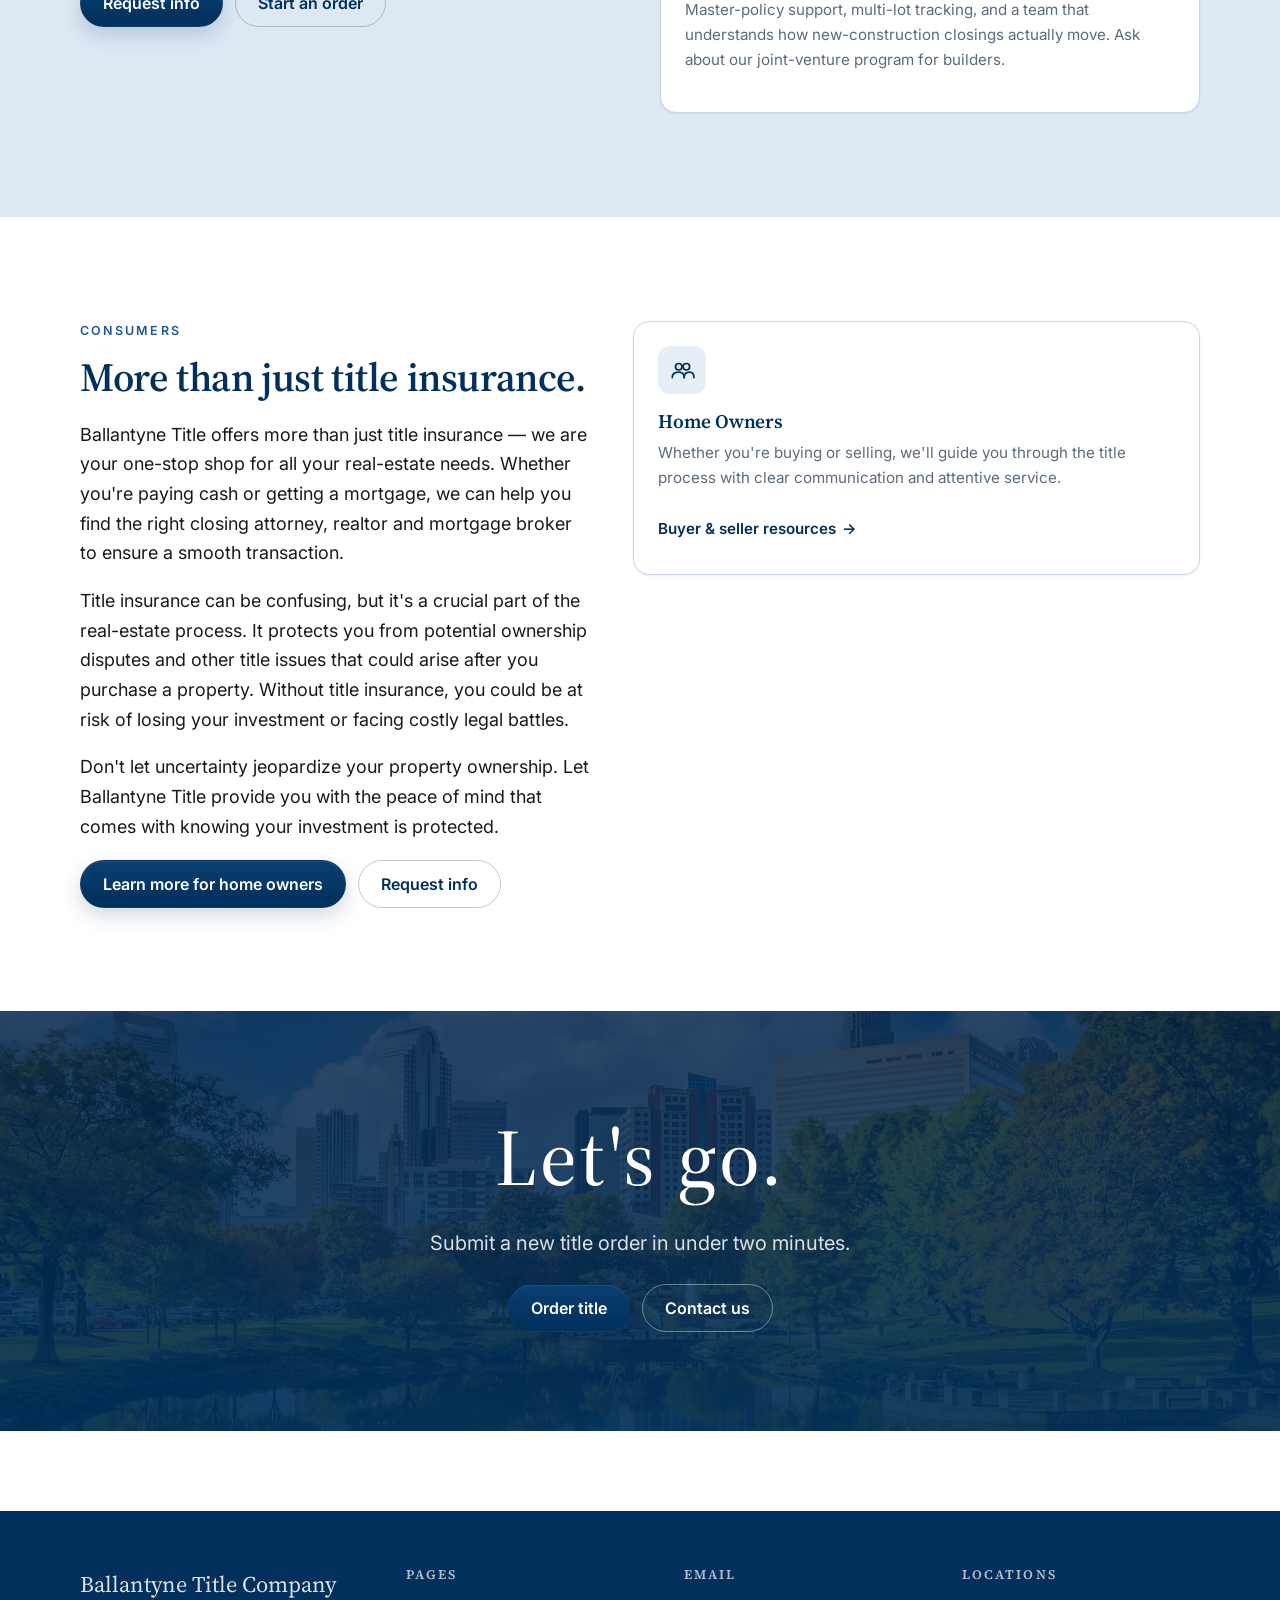
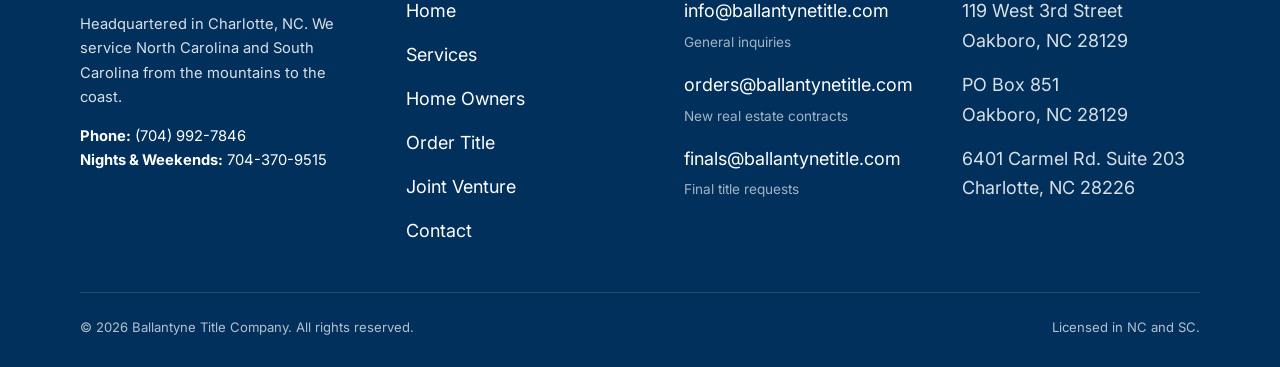
<file: services.html>
<!DOCTYPE html>
<html lang="en">
<head>
  <meta charset="UTF-8">
  <meta name="viewport" content="width=device-width, initial-scale=1, viewport-fit=cover">
  <title>Title &amp; Closing Services in NC and SC | Ballantyne Title</title>
  <meta name="description" content="Residential, land and commercial title insurance, plus closing services for real estate, lenders and builders across North and South Carolina. Fast, accurate, available evenings and weekends.">
  <link rel="canonical" href="https://ballantynetitle.com/services.html">

  <meta property="og:type" content="website">
  <meta property="og:title" content="Title & Closing Services in NC and SC | Ballantyne Title">
  <meta property="og:description" content="Residential, land, commercial and closing services across the Carolinas — fast turn-times, accessible team.">
  <meta property="og:url" content="https://ballantynetitle.com/services.html">
  <meta property="og:image" content="https://ballantynetitle.com/assets/og-services.jpg">
  <meta name="twitter:card" content="summary_large_image">

  <link rel="preconnect" href="https://fonts.googleapis.com">
  <link rel="preconnect" href="https://fonts.gstatic.com" crossorigin>
  <link href="https://fonts.googleapis.com/css2?family=Inter:wght@400;500;600;700&family=Source+Serif+Pro:wght@400;600;700&display=swap" rel="stylesheet">
  <link rel="stylesheet" href="styles.css">

  <script type="application/ld+json">
  {
    "@context": "https://schema.org",
    "@type": "LocalBusiness",
    "name": "Ballantyne Title Company",
    "url": "https://ballantynetitle.com/",
    "telephone": "+1-704-992-7846",
    "email": "info@ballantynetitle.com",
    "address": {
      "@type": "PostalAddress",
      "streetAddress": "6401 Carmel Rd. Suite 203",
      "addressLocality": "Charlotte",
      "addressRegion": "NC",
      "postalCode": "28226",
      "addressCountry": "US"
    },
    "areaServed": ["North Carolina", "South Carolina"]
  }
  </script>
  <script type="application/ld+json">
  {
    "@context": "https://schema.org",
    "@type": "Service",
    "serviceType": "Title Insurance and Closing Services",
    "provider": {
      "@type": "LocalBusiness",
      "name": "Ballantyne Title Company"
    },
    "areaServed": ["North Carolina", "South Carolina"],
    "description": "Residential, land, and commercial title insurance plus closing services for real estate, lenders, and builders."
  }
  </script>
</head>
<body>

  <div class="top-band" role="region" aria-label="After-hours contact bar">
    <div class="container top-band__inner">
      <span>Available Nights &amp; Weekends</span>
      <a href="tel:+17043709515" aria-label="Call after-hours line 704-370-9515">704-370-9515</a>
      <a href="mailto:orders@ballantynetitle.com" aria-label="Email orders inbox">orders@ballantynetitle.com</a>
    </div>
  </div>

  <header class="site-header">
    <div class="container site-header__inner">
      <a href="index.html" class="site-header__brand" aria-label="Ballantyne Title Company — Home"><img src="assets/bt-logo.png" alt="Ballantyne Title Company" class="site-header__logo" width="80" height="80"></a>
      <nav class="nav" aria-label="Primary">
        <ul class="nav__list">
          <li><a class="nav__link" href="index.html">Home</a></li>
          <li><a class="nav__link" href="services.html" aria-current="page">Services</a></li>
          <li><a class="nav__link" href="home-owners.html">Home Owners</a></li>
          <li><a class="nav__link" href="contact.html">Contact</a></li>
          <li><a class="nav__link" href="https://www.jointventuretitleinsurance.com/" target="_blank" rel="noopener noreferrer">Joint Venture</a></li>
          <li class="nav__cta"><a class="btn btn--primary" href="order-title.html">Order Title</a></li>
        </ul>
      </nav>
      <button class="nav-toggle" aria-label="Open menu" aria-expanded="false" aria-controls="mobile-menu" data-nav-toggle>
        <span class="nav-toggle__bar" aria-hidden="true"></span>
      </button>
    </div>
    <div class="mobile-menu" id="mobile-menu" data-mobile-menu data-open="false" aria-hidden="true">
      <div class="container">
        <div class="mobile-menu__head">
          <a href="index.html" class="site-header__brand"><img src="assets/bt-logo.png" alt="Ballantyne Title Company" class="site-header__logo" width="64" height="64"></a>
          <button class="mobile-menu__close" aria-label="Close menu" data-nav-close>×</button>
        </div>
        <ul class="mobile-menu__list">
          <li><a class="mobile-menu__link" href="index.html">Home</a></li>
          <li><a class="mobile-menu__link" href="services.html" aria-current="page">Services</a></li>
          <li><a class="mobile-menu__link" href="home-owners.html">Home Owners</a></li>
          <li><a class="mobile-menu__link" href="contact.html">Contact</a></li>
          <li><a class="mobile-menu__link" href="https://www.jointventuretitleinsurance.com/" target="_blank" rel="noopener noreferrer">Joint Venture</a></li>
        </ul>
        <a class="btn btn--primary btn--block mobile-menu__cta" href="order-title.html">Order Title</a>
        <div class="mobile-menu__contact">
          <p><strong>Call us today:</strong> <a href="tel:+17044673031">704-467-3031</a></p>
          <p><strong>Nights &amp; weekends:</strong> <a href="tel:+17043709515">704-370-9515</a></p>
          <p><a href="mailto:info@ballantynetitle.com">info@ballantynetitle.com</a></p>
        </div>
      </div>
    </div>
  </header>

  <main>

    <!-- Intro hero -->
    <section class="hero">
      <div class="container">
        <div style="max-width: 760px; margin: 0 auto; text-align: center;">
          <p class="eyebrow center">Services</p>
          <h1 class="hero__title">A wide range of services tailored to meet your real-estate needs.</h1>
          <p class="hero__sub" style="margin-inline: auto;">With over two decades of experience, Ballantyne Title handles your title needs for land, residential and commercial properties — across North and South Carolina.</p>
          <div class="btn-row" style="justify-content: center;">
            <a class="btn btn--primary" href="order-title.html">Order title</a>
            <a class="btn btn--ghost" href="contact.html#book">Talk to our team</a>
          </div>
        </div>
      </div>
    </section>

    <!-- Residential & Land Title -->
    <section class="section section--soft" id="residential">
      <div class="container">
        <div class="split" data-reveal>
          <div>
            <p class="eyebrow">Residential &amp; Land Title</p>
            <h2>Title insurance for the homes, farms and acreage of the Carolinas.</h2>
            <p>Whether it's a single-family home in Charlotte, a piece of mountain land outside Asheville, or coastal property near the Crystal Coast, we deliver accurate, on-time title work. Our team has a deep network for finding prior policies and the experience to resolve complex title issues without slowing your closing down.</p>
            <ul class="trust-list" style="margin-top: 8px;">
              <li>Experts in residential and land title insurance</li>
              <li>Service all of North &amp; South Carolina</li>
              <li>Available weekends and evenings</li>
              <li>Fast and accurate</li>
            </ul>
            <div class="btn-row" style="margin-top: 24px;">
              <a class="btn btn--primary" href="order-title.html">Order title</a>
              <a class="btn btn--ghost" href="http://facc.firstam.com/" target="_blank" rel="noopener noreferrer">Rate calculator</a>
            </div>
          </div>
          <figure style="margin:0; border-radius: var(--radius-lg); overflow: hidden; box-shadow: var(--shadow-md);">
            <img src="assets/residential-land.webp" alt="Carolinas farmhouse on open acreage with mature trees" width="1600" height="1073" loading="lazy" style="width:100%; aspect-ratio: 3/2; object-fit: cover; object-position: center; display:block;">
          </figure>
        </div>
      </div>
    </section>

    <!-- Commercial Title -->
    <section class="section" id="commercial">
      <div class="container">
        <div class="split" data-reveal>
          <figure style="margin:0; border-radius: var(--radius-lg); overflow: hidden; box-shadow: var(--shadow-md);">
            <img src="assets/alluring.jpg" alt="Modern commercial office building" width="1800" height="1166" loading="lazy" style="width:100%; aspect-ratio: 3/2; object-fit: cover; object-position: center; display:block;">
          </figure>
          <div>
            <p class="eyebrow">Commercial Title</p>
            <h2>Commercial title insurance for offices, retail, industrial and mixed-use.</h2>
            <p>Commercial transactions move fast and have more moving parts. We coordinate with attorneys, lenders and investors to deliver clean commitments and hold deadlines — even when surveys, easements or chain-of-title issues complicate the picture.</p>
            <p><strong>Common situations we handle:</strong></p>
            <ul>
              <li>Multi-parcel commercial acquisitions</li>
              <li>Refinances with new institutional lenders</li>
              <li>Long-tenure properties with complex chains of title</li>
              <li>1031 exchanges and entity conversions</li>
            </ul>
            <div class="btn-row" style="margin-top: 24px;">
              <a class="btn btn--primary" href="order-title.html">Order title</a>
              <a class="btn btn--ghost" href="contact.html">Talk through your deal</a>
            </div>
          </div>
        </div>
      </div>
    </section>

    <!-- Closing Services -->
    <section class="section section--soft" id="closing">
      <div class="container">
        <div class="section-head" data-reveal>
          <p class="eyebrow">Closing Services</p>
          <h2>The right attorney, notary and partner for every closing.</h2>
        </div>

        <div class="split" data-reveal>
          <div>
            <p>At Ballantyne Title, we understand that finding the right attorney or notary for your closing can be a crucial step in the real-estate process. That's why we've established partnerships with a network of experienced professionals spanning various regions.</p>
            <p>Whether you need legal expertise to navigate complex issues or require a notary to authenticate documents, our team can connect you with the right professionals to ensure a smooth and efficient closing experience. We also offer remote closing services, providing flexibility and convenience for clients who may not be able to attend in person.</p>
            <p>We prioritize customer satisfaction and strive to provide comprehensive support throughout every stage of your real-estate transaction.</p>
            <div class="btn-row" style="margin-top: 16px;">
              <a class="btn btn--primary" href="contact.html">Request info</a>
              <a class="btn btn--ghost" href="order-title.html">Start an order</a>
            </div>
          </div>

          <div class="grid grid--3" style="grid-template-columns: 1fr 1fr;">
            <article class="card" id="real-estate">
              <span class="card__icon" aria-hidden="true">
                <svg viewBox="0 0 24 24" fill="none" stroke="currentColor" stroke-width="1.6" stroke-linecap="round" stroke-linejoin="round">
                  <path d="M3 11 L12 4 L21 11"/>
                  <path d="M5 10 V20 H19 V10"/>
                  <path d="M9 20 V14 H15 V20"/>
                </svg>
              </span>
              <h3 class="card__title">Real Estate</h3>
              <p class="card__body">For agents, brokers and teams. Quick title commitments, transparent communication, and a closing team that hits the date.</p>
            </article>

            <article class="card" id="lenders">
              <span class="card__icon" aria-hidden="true">
                <svg viewBox="0 0 24 24" fill="none" stroke="currentColor" stroke-width="1.6" stroke-linecap="round" stroke-linejoin="round">
                  <circle cx="12" cy="12" r="8"/>
                  <path d="M9 8 H15 M9 16 H15 M12 7 V17"/>
                  <path d="M10 10 C10 9 11 8.5 12 8.5 C13 8.5 14 9 14 10"/>
                  <path d="M10 14 C10 15 11 15.5 12 15.5 C13 15.5 14 15 14 14"/>
                </svg>
              </span>
              <h3 class="card__title">Lenders</h3>
              <p class="card__body">Bank, credit union, mortgage broker — we work how you work, with the documentation you need to close on schedule.</p>
            </article>

            <article class="card" id="builders" style="grid-column: 1 / -1;">
              <span class="card__icon" aria-hidden="true">
                <svg viewBox="0 0 24 24" fill="none" stroke="currentColor" stroke-width="1.6" stroke-linecap="round" stroke-linejoin="round">
                  <path d="M4 20 V8 L12 4 L20 8 V20"/>
                  <path d="M9 20 V13 H15 V20"/>
                </svg>
              </span>
              <h3 class="card__title">Builders</h3>
              <p class="card__body">Master-policy support, multi-lot tracking, and a team that understands how new-construction closings actually move. Ask about our joint-venture program for builders.</p>
            </article>
          </div>
        </div>
      </div>
    </section>

    <!-- Consumers -->
    <section class="section" id="consumers">
      <div class="container">
        <div class="split split--lead" data-reveal>
          <div>
            <p class="eyebrow">Consumers</p>
            <h2>More than just title insurance.</h2>
            <p>Ballantyne Title offers more than just title insurance — we are your one-stop shop for all your real-estate needs. Whether you're paying cash or getting a mortgage, we can help you find the right closing attorney, realtor and mortgage broker to ensure a smooth transaction.</p>
            <p>Title insurance can be confusing, but it's a crucial part of the real-estate process. It protects you from potential ownership disputes and other title issues that could arise after you purchase a property. Without title insurance, you could be at risk of losing your investment or facing costly legal battles.</p>
            <p>Don't let uncertainty jeopardize your property ownership. Let Ballantyne Title provide you with the peace of mind that comes with knowing your investment is protected.</p>
            <div class="btn-row" style="margin-top: 16px;">
              <a class="btn btn--primary" href="home-owners.html">Learn more for home owners</a>
              <a class="btn btn--ghost" href="contact.html">Request info</a>
            </div>
          </div>

          <article class="card">
            <span class="card__icon" aria-hidden="true">
              <svg viewBox="0 0 24 24" fill="none" stroke="currentColor" stroke-width="1.6" stroke-linecap="round" stroke-linejoin="round">
                <circle cx="9" cy="9" r="3"/>
                <circle cx="16" cy="9" r="3"/>
                <path d="M3 19 C3 16 5 14 9 14 C12 14 14 16 14 19"/>
                <path d="M14 19 C14 16 16 14 19 14 C22 14 23 16 23 19"/>
              </svg>
            </span>
            <h3 class="card__title">Home Owners</h3>
            <p class="card__body">Whether you're buying or selling, we'll guide you through the title process with clear communication and attentive service.</p>
            <a class="card__cta" href="home-owners.html">Buyer &amp; seller resources</a>
          </article>
        </div>
      </div>
    </section>

    <!-- Order Title CTA strip -->
    <section class="cta-strip" aria-label="Ready to order title">
      <img class="cta-strip__bg" src="assets/charlotte.webp" alt="" aria-hidden="true" loading="lazy" width="1800" height="600" style="object-position: center 60%;">
      <div class="cta-strip__inner">
        <h2 class="cta-strip__title">Let's go.</h2>
        <p class="lead" style="margin: 0 auto 24px; color: var(--brand-primary);">Submit a new title order in under two minutes.</p>
        <div class="btn-row" style="justify-content: center;">
          <a class="btn btn--primary" href="order-title.html">Order title</a>
          <a class="btn btn--ghost" href="contact.html">Contact us</a>
        </div>
      </div>
    </section>

  </main>

  <footer class="site-footer">
    <div class="container">
      <div class="site-footer__grid">
        <div>
          <p class="site-footer__brand">Ballantyne Title Company</p>
          <p style="font-size: 0.92rem;">Headquartered in Charlotte, NC. We service North Carolina and South Carolina from the mountains to the coast.</p>
          <p style="font-size: 0.92rem;"><strong style="color:#fff;">Phone:</strong> <a href="tel:+17049927846">(704) 992-7846</a><br>
            <strong style="color:#fff;">Nights &amp; Weekends:</strong> <a href="tel:+17043709515">704-370-9515</a></p>
        </div>
        <div>
          <h3 style="font-size: 0.82rem; letter-spacing: 0.16em; text-transform: uppercase; color: rgba(255,255,255,0.7); margin-bottom: 14px;">Pages</h3>
          <ul>
            <li><a href="index.html">Home</a></li>
            <li><a href="services.html">Services</a></li>
            <li><a href="home-owners.html">Home Owners</a></li>
            <li><a href="order-title.html">Order Title</a></li>
            <li><a href="https://www.jointventuretitleinsurance.com/" target="_blank" rel="noopener noreferrer">Joint Venture</a></li>
            <li><a href="contact.html">Contact</a></li>
          </ul>
        </div>
        <div>
          <h3 style="font-size: 0.82rem; letter-spacing: 0.16em; text-transform: uppercase; color: rgba(255,255,255,0.7); margin-bottom: 14px;">Email</h3>
          <ul>
            <li><a href="mailto:info@ballantynetitle.com">info@ballantynetitle.com</a><br><span style="opacity:.75; font-size: 0.85rem;">General inquiries</span></li>
            <li><a href="mailto:orders@ballantynetitle.com">orders@ballantynetitle.com</a><br><span style="opacity:.75; font-size: 0.85rem;">New real estate contracts</span></li>
            <li><a href="mailto:finals@ballantynetitle.com">finals@ballantynetitle.com</a><br><span style="opacity:.75; font-size: 0.85rem;">Final title requests</span></li>
          </ul>
        </div>
        <div>
          <h3 style="font-size: 0.82rem; letter-spacing: 0.16em; text-transform: uppercase; color: rgba(255,255,255,0.7); margin-bottom: 14px;">Locations</h3>
          <ul>
            <li>119 West 3rd Street<br>Oakboro, NC 28129</li>
            <li>PO Box 851<br>Oakboro, NC 28129</li>
            <li>6401 Carmel Rd. Suite 203<br>Charlotte, NC 28226</li>
          </ul>
        </div>
      </div>
      <div class="site-footer__bottom">
        <span>© <span id="year"></span> Ballantyne Title Company. All rights reserved.</span>
        <span>Licensed in NC and SC.</span>
      </div>
    </div>
  </footer>

  <script src="main.js" defer></script>
</body>
</html>
</file>
<file: styles.css>
/* =========================================================================
   Ballantyne Title — Stylesheet
   Mobile-first. Single source of brand tokens. No hardcoded brand hex
   anywhere except :root. No remote @import.
   ========================================================================= */

:root {
  /* Brand palette — navy + sky only. No cream, no warm tones. */
  --brand-primary:    #00305B;  /* sampled — deep navy */
  --brand-primary-700:#002145;
  --brand-primary-50: #e8eef5;
  --brand-secondary:  #B5CFE6;  /* sampled — soft sky */
  --brand-secondary-200:#d4e3f1;
  --brand-accent:     #2f6db0;  /* deeper sky-blue for JV CTAs */
  --brand-accent-700: #1f5896;
  --brand-ink:        #1a1a1a;
  --brand-muted:      #5b6b7c;
  --brand-bg:         #ffffff;
  --brand-bg-soft:    #dde8f3;  /* deeper pale navy section bg */
  --brand-bg-tint:    #eaf0f7;  /* pale navy tint */
  --brand-border:     #c8d6e5;  /* cool gray-blue */
  --brand-success:    #2e7d4f;
  --brand-danger:     #b1392a;

  --shadow-sm: 0 1px 2px rgba(0,48,91,.06), 0 1px 3px rgba(0,48,91,.04);
  --shadow-md: 0 6px 18px rgba(0,48,91,.08), 0 2px 6px rgba(0,48,91,.04);
  --shadow-lg: 0 18px 48px rgba(0,48,91,.14), 0 4px 12px rgba(0,48,91,.06);

  --radius-sm: 8px;
  --radius:    12px;
  --radius-lg: 16px;
  --radius-xl: 24px;

  --font-serif: "Source Serif Pro", "Source Serif 4", Georgia, "Times New Roman", serif;
  --font-sans:  "Inter", system-ui, -apple-system, "Segoe UI", Roboto, "Helvetica Neue", Arial, sans-serif;

  --header-h: 64px;
}

@media (min-width: 1100px) {
  :root { --header-h: 76px; }
}

/* ---------- Reset / base ---------- */

*,
*::before,
*::after { box-sizing: border-box; }

html {
  -webkit-text-size-adjust: 100%;
  scroll-behavior: smooth;
}

body {
  margin: 0;
  font-family: var(--font-sans);
  font-size: clamp(1rem, 0.5vw + 0.95rem, 1.125rem);
  line-height: 1.65;
  color: var(--brand-ink);
  background: var(--brand-bg);
  overflow-wrap: anywhere;
  -webkit-font-smoothing: antialiased;
}

img,
svg,
video { display: block; max-width: 100%; height: auto; }

a {
  color: var(--brand-primary);
  text-decoration-color: rgba(0, 48, 91, 0.35);
  text-underline-offset: 2px;
  transition: color .15s ease, text-decoration-color .15s ease;
}
a:hover { text-decoration-color: var(--brand-primary); }

h1, h2, h3, h4 {
  font-family: var(--font-serif);
  font-weight: 600;
  color: var(--brand-primary);
  line-height: 1.15;
  letter-spacing: -0.01em;
  margin: 0 0 .5em;
}
h1 { font-size: clamp(2rem, 5vw + 1rem, 3.75rem); letter-spacing: -0.02em; }
h2 { font-size: clamp(1.625rem, 3vw + 0.75rem, 2.5rem); }
h3 { font-size: clamp(1.25rem, 1.5vw + 0.85rem, 1.625rem); }
h4 { font-size: clamp(1.05rem, 0.5vw + 0.95rem, 1.25rem); font-weight: 600; }

p { margin: 0 0 1em; }
ul, ol { margin: 0 0 1em; padding-left: 1.25em; }
li { margin-bottom: .35em; }

::selection { background: var(--brand-primary); color: #fff; }

/* Scroll anchor offset for sticky header */
section[id],
[id]:not(body) {
  scroll-margin-top: calc(var(--header-h) + 12px);
}

/* ---------- Layout primitives ---------- */

.container {
  width: 100%;
  max-width: 1200px;
  margin-inline: auto;
  padding-inline: 20px;
}

@media (min-width: 768px)  { .container { padding-inline: 32px; } }
@media (min-width: 1100px) { .container { padding-inline: 40px; } }

.section { padding-block: 56px; }
@media (min-width: 768px)  { .section { padding-block: 80px; } }
@media (min-width: 1100px) { .section { padding-block: 104px; } }

.section--soft  { background: var(--brand-bg-soft); }
.section--tint  { background: var(--brand-bg-tint); }
.section--navy  { background: var(--brand-primary); color: #fff; }
.section--navy h1,
.section--navy h2,
.section--navy h3 { color: #fff; }
.section--navy a  { color: #fff; }

.eyebrow {
  font-family: var(--font-sans);
  font-size: 0.78rem;
  font-weight: 600;
  letter-spacing: 0.18em;
  text-transform: uppercase;
  color: var(--brand-accent-700);
  margin-bottom: 12px;
}

.lead {
  font-size: clamp(1.1rem, 0.5vw + 1rem, 1.25rem);
  color: var(--brand-muted);
  max-width: 60ch;
}

.muted { color: var(--brand-muted); }
.center { text-align: center; }
.center .lead { margin-inline: auto; }

/* ---------- Buttons ---------- */

.btn {
  display: inline-flex;
  align-items: center;
  justify-content: center;
  gap: 8px;
  min-height: 48px;        /* tap target */
  padding: 12px 22px;
  border-radius: 999px;
  font-family: var(--font-sans);
  font-weight: 600;
  font-size: 1rem;
  line-height: 1;
  text-decoration: none;
  cursor: pointer;
  border: 1px solid transparent;
  transition: transform .15s ease, background .15s ease, color .15s ease, border-color .15s ease, box-shadow .15s ease;
}
.btn:focus-visible {
  outline: 3px solid rgba(0, 48, 91, 0.25);
  outline-offset: 2px;
}
.btn:hover { transform: translateY(-1px); }

.btn--primary {
  background: var(--brand-primary);
  color: #fff;
}
.btn--primary:hover { background: var(--brand-primary-700); }

.btn--ghost {
  background: transparent;
  color: var(--brand-primary);
  border-color: rgba(0, 48, 91, 0.25);
}
.btn--ghost:hover { border-color: var(--brand-primary); background: rgba(0,48,91,.04); }

.btn--accent {
  background: var(--brand-accent);
  color: #fff;
}
.btn--accent:hover { background: var(--brand-accent-700); color: #fff; }

.btn--white {
  background: #fff;
  color: var(--brand-primary);
}
.btn--white:hover { background: var(--brand-secondary-200); }

.btn--block { width: 100%; }
@media (min-width: 768px) { .btn--block-sm { width: auto; } }

.btn-row {
  display: flex;
  flex-wrap: wrap;
  gap: 12px;
}
.btn-row .btn { width: 100%; }
@media (min-width: 480px) {
  .btn-row .btn { width: auto; }
}

/* ---------- Top phone band (sky gradient) ---------- */

.top-band {
  background: linear-gradient(90deg, var(--brand-secondary) 0%, var(--brand-secondary-200) 50%, #fff 100%);
  border-bottom: 1px solid rgba(0,48,91,.05);
  font-size: 0.82rem;
  letter-spacing: 0.18em;
  text-transform: uppercase;
  color: var(--brand-primary);
}
.top-band__inner {
  display: flex;
  align-items: center;
  justify-content: center;
  gap: 16px;
  height: 32px;
  text-align: center;
  flex-wrap: wrap;
}
.top-band a {
  color: var(--brand-primary);
  font-weight: 700;
  text-decoration: none;
  letter-spacing: 0.04em;
}
.top-band a:hover { text-decoration: underline; }

/* Phone band — secondary nights & weekends row used on Home below hero */
.phone-band {
  background: var(--brand-primary-50);
  border-block: 1px solid rgba(0,48,91,.08);
}
.phone-band__inner {
  display: flex;
  align-items: center;
  justify-content: center;
  gap: 8px 28px;
  flex-wrap: wrap;
  padding: 14px 16px;
  font-size: 0.88rem;
  color: var(--brand-primary);
  letter-spacing: 0.12em;
  text-transform: uppercase;
  font-weight: 600;
  text-align: center;
}
.phone-band a { color: var(--brand-primary); text-decoration: none; }
.phone-band a:hover { text-decoration: underline; }
.phone-band span { color: var(--brand-muted); font-weight: 500; }

/* ---------- Header / Nav ---------- */

.site-header {
  position: sticky;
  top: 0;
  z-index: 50;
  background: rgba(255,255,255,0.85);
  backdrop-filter: saturate(140%) blur(10px);
  -webkit-backdrop-filter: saturate(140%) blur(10px);
  border-bottom: 1px solid var(--brand-border);
}

.site-header__inner {
  display: flex;
  align-items: center;
  justify-content: space-between;
  gap: 12px;
  height: var(--header-h);
}

.site-header__brand {
  display: inline-flex;
  align-items: center;
  gap: 10px;
  text-decoration: none;
  color: var(--brand-primary);
  font-family: var(--font-serif);
  font-weight: 700;
  font-size: 1.3rem;
  letter-spacing: 0.02em;
  min-height: 44px;
  line-height: 1;
}
@media (min-width: 768px) {
  .site-header__brand { font-size: 1.75rem; }
}
@media (min-width: 1100px) {
  .site-header__brand { font-size: 2rem; }
}
.site-header__brand img,
.site-header__brand svg { height: 44px; width: auto; }
@media (min-width: 768px) {
  .site-header__brand img,
  .site-header__brand svg { height: 52px; }
}
.site-header__logo { display: block; height: 44px; width: auto; }
@media (min-width: 768px) { .site-header__logo { height: 52px; } }
.site-header__brand-name { line-height: 1; }
.site-header__brand-name small {
  display: block;
  font-family: var(--font-sans);
  font-weight: 500;
  font-size: 0.65rem;
  letter-spacing: 0.18em;
  color: var(--brand-muted);
  text-transform: uppercase;
  margin-top: 2px;
}

.nav {
  display: none;
}
.nav__list {
  list-style: none;
  margin: 0;
  padding: 0;
  display: flex;
  gap: 4px;
  align-items: center;
}
.nav__link {
  display: inline-flex;
  align-items: center;
  min-height: 44px;
  padding: 10px 14px;
  font-size: 0.95rem;
  font-weight: 500;
  color: var(--brand-ink);
  text-decoration: none;
  border-radius: var(--radius-sm);
}
.nav__link:hover,
.nav__link[aria-current="page"] {
  color: var(--brand-primary);
  background: rgba(0,48,91,.05);
}

.nav__cta { margin-left: 6px; }

@media (min-width: 1024px) {
  .nav { display: block; }
  .nav-toggle { display: none; }
}

/* Hamburger */
.nav-toggle {
  display: inline-flex;
  align-items: center;
  justify-content: center;
  width: 44px;
  height: 44px;
  border: 1px solid var(--brand-border);
  background: #fff;
  border-radius: var(--radius-sm);
  cursor: pointer;
}
.nav-toggle:focus-visible {
  outline: 3px solid rgba(0,48,91,.25);
  outline-offset: 2px;
}
.nav-toggle__bar {
  position: relative;
  width: 18px;
  height: 2px;
  background: var(--brand-primary);
  border-radius: 2px;
  display: block;
}
.nav-toggle__bar::before,
.nav-toggle__bar::after {
  content: "";
  position: absolute;
  left: 0;
  width: 18px;
  height: 2px;
  background: var(--brand-primary);
  border-radius: 2px;
}
.nav-toggle__bar::before { top: -6px; }
.nav-toggle__bar::after  { top:  6px; }

/* Mobile overlay menu */
.mobile-menu {
  position: fixed;
  inset: 0;
  background: #fff;
  z-index: 60;
  display: flex;
  flex-direction: column;
  padding: 20px;
  transform: translateY(-12px);
  opacity: 0;
  pointer-events: none;
  transition: opacity .2s ease, transform .2s ease;
  overflow-y: auto;
}
.mobile-menu[data-open="true"] {
  opacity: 1;
  transform: translateY(0);
  pointer-events: auto;
}
.mobile-menu__head {
  display: flex;
  align-items: center;
  justify-content: space-between;
  margin-bottom: 24px;
  height: var(--header-h);
}
.mobile-menu__close {
  width: 44px;
  height: 44px;
  border: 1px solid var(--brand-border);
  background: #fff;
  border-radius: var(--radius-sm);
  cursor: pointer;
  font-size: 22px;
  line-height: 1;
  color: var(--brand-primary);
}
.mobile-menu__list {
  list-style: none;
  margin: 0;
  padding: 0;
  display: flex;
  flex-direction: column;
  gap: 4px;
}
.mobile-menu__link {
  display: flex;
  align-items: center;
  min-height: 56px;
  padding: 14px 12px;
  font-family: var(--font-serif);
  font-size: 1.5rem;
  color: var(--brand-primary);
  text-decoration: none;
  border-bottom: 1px solid var(--brand-border);
}
.mobile-menu__cta {
  margin-top: 24px;
}
.mobile-menu__contact {
  margin-top: auto;
  padding-top: 24px;
  font-size: 0.95rem;
  color: var(--brand-muted);
}
.mobile-menu__contact a { color: var(--brand-primary); font-weight: 500; }

@media (min-width: 1024px) {
  .mobile-menu { display: none; }
}

/* ---------- Hero ---------- */

.hero {
  position: relative;
  padding: 56px 0 40px;
  background: linear-gradient(180deg, var(--brand-bg-tint) 0%, #fff 100%);
}
@media (min-width: 768px)  { .hero { padding: 88px 0 64px; } }
@media (min-width: 1100px) { .hero { padding: 112px 0 88px; } }

.hero__grid {
  display: grid;
  grid-template-columns: 1fr;
  gap: 32px;
  align-items: center;
}
@media (min-width: 1024px) {
  .hero__grid {
    grid-template-columns: 1.05fr 0.95fr;
    gap: 56px;
  }
}

.hero__art {
  position: relative;
  border-radius: var(--radius-lg);
  overflow: hidden;
  box-shadow: var(--shadow-md);
  aspect-ratio: 16 / 9;
  background: linear-gradient(135deg, var(--brand-primary) 0%, #1a4a7a 100%);
}

.hero__art img,
.hero__art video,
.hero__art .image-placeholder {
  width: 100%;
  height: 100%;
  object-fit: cover;
}

.hero__title { margin-bottom: 16px; }
.hero__sub {
  font-size: clamp(1.05rem, 0.5vw + 1rem, 1.25rem);
  color: var(--brand-muted);
  max-width: 56ch;
  margin-bottom: 28px;
}

.hero__meta {
  display: flex;
  flex-wrap: wrap;
  gap: 8px 24px;
  margin-top: 28px;
  font-size: 0.9rem;
  color: var(--brand-muted);
}
.hero__meta strong { color: var(--brand-ink); font-weight: 600; }

/* Hero variants */

.hero--image {
  padding: 0;
  background: none;
}
.hero--image .hero__media {
  position: relative;
  width: 100%;
  aspect-ratio: 21 / 9;
  min-height: 260px;
  max-height: 55vh;
  background: var(--brand-primary);
  overflow: hidden;
}
@media (min-width: 768px) { .hero--image .hero__media { aspect-ratio: 21 / 8; min-height: 320px; max-height: 60vh; } }
@media (min-width: 1100px) { .hero--image .hero__media { aspect-ratio: 21 / 7.5; min-height: 380px; max-height: 64vh; } }
.hero--image .hero__media img,
.hero--image .hero__media .image-placeholder {
  position: absolute;
  inset: 0;
  width: 100%;
  height: 100%;
  object-fit: cover;
  border-radius: 0;
}
.hero--image .hero__media::after {
  content: "";
  position: absolute;
  inset: 0;
  background: linear-gradient(180deg, rgba(0,48,91,0.20) 0%, rgba(0,48,91,0.50) 100%);
}
.hero--image .hero__overlay {
  position: relative;
  z-index: 2;
  display: grid;
  grid-template-columns: 1fr;
  gap: 16px;
  padding: 32px 0;
}
@media (min-width: 900px) {
  .hero--image .hero__overlay { grid-template-columns: 1fr 1fr; gap: 24px; padding: 56px 0; }
}
.hero-card {
  background: var(--brand-primary);
  color: #fff;
  border-radius: var(--radius-lg);
  padding: 28px 24px;
  box-shadow: var(--shadow-lg);
  border: 1px solid rgba(255,255,255,.12);
}
.hero-card--soft {
  background: rgba(0,48,91,0.85);
  backdrop-filter: blur(6px);
  -webkit-backdrop-filter: blur(6px);
}
.hero-card h1, .hero-card h2, .hero-card h3 { color: #fff; }
.hero-card .eyebrow { color: var(--brand-secondary); }
.hero-card p { color: rgba(255,255,255,0.9); }
.hero-card ul { padding-left: 1.1em; color: rgba(255,255,255,0.92); }
.hero-card ul li::marker { color: var(--brand-secondary); }
.hero-card .btn--white { width: 100%; }
@media (min-width: 480px) { .hero-card .btn--white { width: auto; } }

/* ---------- Cards ---------- */

.card {
  background: #fff;
  border: 1px solid var(--brand-border);
  border-radius: var(--radius-lg);
  padding: 24px;
  box-shadow: var(--shadow-sm);
  transition: transform .15s ease, box-shadow .15s ease, border-color .15s ease;
}
.card:hover { box-shadow: var(--shadow-md); border-color: var(--brand-secondary); }
.card__icon {
  display: inline-flex;
  align-items: center;
  justify-content: center;
  width: 48px;
  height: 48px;
  background: var(--brand-primary-50);
  color: var(--brand-primary);
  border-radius: var(--radius);
  margin-bottom: 16px;
}
.card__icon svg { width: 26px; height: 26px; }
.card__title {
  font-size: 1.2rem;
  margin-bottom: 8px;
}
.card__body {
  font-size: 0.95rem;
  color: var(--brand-muted);
  margin-bottom: 16px;
}
.card__cta {
  display: inline-flex;
  align-items: center;
  gap: 6px;
  font-weight: 600;
  font-size: 0.95rem;
  color: var(--brand-primary);
  text-decoration: none;
  min-height: 44px;
}
.card__cta:hover { color: var(--brand-primary-700); }
.card__cta::after {
  content: "→";
  transition: transform .15s ease;
}
.card__cta:hover::after { transform: translateX(3px); }

/* ---------- Card grid ---------- */

.grid {
  display: grid;
  grid-template-columns: 1fr;
  gap: 16px;
}
@media (min-width: 480px)  { .grid { grid-template-columns: repeat(2, 1fr); gap: 18px; } }
@media (min-width: 900px)  { .grid--3 { grid-template-columns: repeat(3, 1fr); gap: 24px; } }
@media (min-width: 900px)  { .grid--4 { grid-template-columns: repeat(4, 1fr); gap: 24px; } }
@media (min-width: 1100px) { .grid    { gap: 28px; } }

.section-head {
  max-width: 60ch;
  margin: 0 auto 40px;
  text-align: center;
}
@media (min-width: 768px) { .section-head { margin-bottom: 56px; } }

/* ---------- Trust list ---------- */

.trust-list {
  list-style: none;
  margin: 0;
  padding: 0;
  display: grid;
  grid-template-columns: 1fr;
  gap: 12px;
}
@media (min-width: 600px) { .trust-list { grid-template-columns: 1fr 1fr; gap: 14px; } }
@media (min-width: 900px) { .trust-list { grid-template-columns: 1fr 1fr; gap: 16px; } }

.trust-list li {
  display: flex;
  align-items: flex-start;
  gap: 12px;
  padding: 14px 16px;
  background: #fff;
  border: 1px solid var(--brand-border);
  border-radius: var(--radius);
  font-weight: 500;
  margin-bottom: 0;
}
.trust-list li::before {
  content: "";
  flex-shrink: 0;
  width: 22px;
  height: 22px;
  background: var(--brand-primary);
  -webkit-mask: url("data:image/svg+xml;utf8,<svg xmlns='http://www.w3.org/2000/svg' viewBox='0 0 24 24' fill='none' stroke='white' stroke-width='3' stroke-linecap='round' stroke-linejoin='round'><polyline points='4 12 10 18 20 7'/></svg>") center / contain no-repeat;
          mask: url("data:image/svg+xml;utf8,<svg xmlns='http://www.w3.org/2000/svg' viewBox='0 0 24 24' fill='none' stroke='white' stroke-width='3' stroke-linecap='round' stroke-linejoin='round'><polyline points='4 12 10 18 20 7'/></svg>") center / contain no-repeat;
  margin-top: 2px;
}

/* ---------- Service grid (3x3 white-on-navy) ---------- */

.service-grid-section {
  background: linear-gradient(135deg, var(--brand-primary) 0%, #1a4a7a 60%, var(--brand-primary-700) 100%);
  color: #fff;
}
.service-grid-section h2,
.service-grid-section .eyebrow,
.service-grid-section p { color: #fff; }
.service-grid-section .eyebrow { color: var(--brand-secondary); }

.service-grid {
  display: grid;
  grid-template-columns: repeat(2, 1fr);
  gap: 12px;
}
@media (min-width: 600px)  { .service-grid { grid-template-columns: repeat(3, 1fr); gap: 14px; } }
@media (min-width: 900px)  { .service-grid { grid-template-columns: repeat(3, 1fr); gap: 18px; } }

.service-tile {
  display: flex;
  flex-direction: column;
  align-items: center;
  justify-content: center;
  text-align: center;
  gap: 10px;
  background: rgba(255,255,255,0.04);
  border: 1px solid rgba(255,255,255,0.18);
  color: #fff;
  text-decoration: none;
  border-radius: var(--radius);
  padding: 22px 14px;
  min-height: 140px;
  font-size: 0.78rem;
  font-weight: 600;
  letter-spacing: 0.16em;
  text-transform: uppercase;
  transition: background .15s ease, transform .15s ease, border-color .15s ease;
}
.service-tile:hover {
  background: rgba(255,255,255,0.10);
  border-color: var(--brand-secondary);
  transform: translateY(-2px);
}
.service-tile svg {
  width: 56px;
  height: 56px;
  stroke: #fff;
  stroke-width: 1.5;
  fill: none;
  stroke-linecap: round;
  stroke-linejoin: round;
}

/* ---------- Underwriter logo strip ---------- */

.underwriters {
  background: #fff;
  border: 1px solid var(--brand-border);
  border-radius: var(--radius-lg);
  padding: 28px 20px;
  display: grid;
  grid-template-columns: repeat(2, 1fr);
  gap: 28px 20px;
  align-items: center;
  justify-items: center;
}
@media (min-width: 768px) {
  .underwriters {
    grid-template-columns: repeat(4, 1fr);
    padding: 36px 28px;
    gap: 32px;
  }
}
.underwriters img {
  max-height: 56px;
  width: auto;
  max-width: 100%;
  filter: grayscale(0.2);
  opacity: .92;
  transition: filter .15s ease, opacity .15s ease;
}
.underwriters img:hover { filter: none; opacity: 1; }

/* ---------- Forms ---------- */

.form-card {
  background: #fff;
  border: 1px solid var(--brand-border);
  border-radius: var(--radius-lg);
  padding: 24px;
  box-shadow: var(--shadow-sm);
}
@media (min-width: 768px) { .form-card { padding: 36px; } }

.form {
  display: grid;
  grid-template-columns: 1fr;
  gap: 16px;
}
@media (min-width: 768px) { .form { grid-template-columns: 1fr 1fr; gap: 18px; } }

.form fieldset {
  border: none;
  margin: 0;
  padding: 0;
  grid-column: 1 / -1;
}
.form legend {
  font-family: var(--font-serif);
  font-size: 1.15rem;
  font-weight: 600;
  color: var(--brand-primary);
  margin-bottom: 12px;
  padding: 0;
}
.form fieldset .form-fields {
  display: grid;
  grid-template-columns: 1fr;
  gap: 16px;
}
@media (min-width: 768px) {
  .form fieldset .form-fields { grid-template-columns: 1fr 1fr; gap: 18px; }
}

.form-row,
.form-row--full { display: flex; flex-direction: column; gap: 6px; }
.form-row--full { grid-column: 1 / -1; }

.form-row label,
.form-row--full label {
  font-size: 0.9rem;
  font-weight: 600;
  color: var(--brand-ink);
}
.form-row input,
.form-row select,
.form-row textarea,
.form-row--full input,
.form-row--full select,
.form-row--full textarea {
  width: 100%;
  min-height: 48px;
  padding: 12px 14px;
  font-family: var(--font-sans);
  font-size: 1rem;
  color: var(--brand-ink);
  background: #fff;
  border: 1px solid var(--brand-border);
  border-radius: var(--radius-sm);
  transition: border-color .15s ease, box-shadow .15s ease;
}
.form-row textarea,
.form-row--full textarea {
  min-height: 140px;
  resize: vertical;
  line-height: 1.55;
}
.form-row input:focus,
.form-row select:focus,
.form-row textarea:focus,
.form-row--full input:focus,
.form-row--full select:focus,
.form-row--full textarea:focus {
  outline: none;
  border-color: var(--brand-primary);
  box-shadow: 0 0 0 3px rgba(0, 48, 91, 0.15);
}
.form-row .hint,
.form-row--full .hint {
  font-size: 0.82rem;
  color: var(--brand-muted);
}

.form-disclaimer {
  grid-column: 1 / -1;
  font-size: 0.82rem;
  color: var(--brand-muted);
  background: var(--brand-bg-soft);
  border: 1px solid var(--brand-border);
  border-radius: var(--radius);
  padding: 14px 16px;
}

.form-submit-row {
  grid-column: 1 / -1;
  display: flex;
  flex-direction: column;
  gap: 12px;
  align-items: stretch;
}
@media (min-width: 768px) {
  .form-submit-row { flex-direction: row; align-items: center; }
  .form-submit-row .btn { width: auto; }
}

.form-note {
  grid-column: 1 / -1;
  font-size: 0.85rem;
  color: var(--brand-muted);
  border-left: 3px solid var(--brand-secondary);
  background: var(--brand-bg-tint);
  padding: 10px 14px;
  border-radius: 6px;
}

/* ---------- Tables-as-cards (services) ---------- */

.split {
  display: grid;
  grid-template-columns: 1fr;
  gap: 24px;
  align-items: start;
}
@media (min-width: 900px) {
  .split { grid-template-columns: 1fr 1fr; gap: 40px; }
}
.split--lead { grid-template-columns: 1fr; }
@media (min-width: 900px) { .split--lead { grid-template-columns: 0.95fr 1.05fr; } }

/* ---------- Accordion (Home Owners FAQ) ---------- */

.accordion { display: flex; flex-direction: column; gap: 12px; }
.accordion details {
  background: #fff;
  border: 1px solid var(--brand-border);
  border-radius: var(--radius);
  padding: 0;
  box-shadow: var(--shadow-sm);
  overflow: hidden;
}
.accordion summary {
  cursor: pointer;
  list-style: none;
  padding: 18px 56px 18px 22px;
  font-family: var(--font-serif);
  font-weight: 600;
  font-size: 1.08rem;
  color: var(--brand-primary);
  position: relative;
  min-height: 56px;
  display: flex;
  align-items: center;
}
.accordion summary::-webkit-details-marker { display: none; }
.accordion summary::after {
  content: "";
  position: absolute;
  right: 22px;
  top: 50%;
  width: 14px;
  height: 14px;
  border-right: 2px solid var(--brand-primary);
  border-bottom: 2px solid var(--brand-primary);
  transform: translateY(-65%) rotate(45deg);
  transition: transform .2s ease;
}
.accordion details[open] summary::after {
  transform: translateY(-25%) rotate(-135deg);
}
.accordion .accordion__body {
  padding: 0 22px 22px;
}
.accordion .accordion__body p:last-child { margin-bottom: 0; }
.accordion .accordion__body ul { padding-left: 1.2em; }

/* ---------- JV-page conversion blocks ---------- */

.jv-hero-card {
  margin-top: 32px;
  background: #fff;
  border: 1px solid var(--brand-border);
  border-left: 4px solid var(--brand-accent);
  border-radius: var(--radius-lg);
  padding: 22px;
  box-shadow: var(--shadow-md);
}
.jv-hero-card h3 { color: var(--brand-primary); }
.jv-hero-card p:last-child { margin-bottom: 0; }

.respa-conditions {
  display: grid;
  grid-template-columns: 1fr;
  gap: 18px;
  list-style: none;
  margin: 0;
  padding: 0;
}
@media (min-width: 900px) { .respa-conditions { grid-template-columns: repeat(3, 1fr); gap: 24px; } }

.respa-conditions > li {
  background: #fff;
  border: 1px solid rgba(255,255,255,0.1);
  border-radius: var(--radius-lg);
  padding: 36px 28px;
  text-align: center;
  margin-bottom: 0;
  display: flex;
  flex-direction: column;
  align-items: center;
  box-shadow: 0 8px 30px rgba(0,0,0,0.15);
}
.respa-condition__num {
  display: inline-flex;
  align-items: center;
  justify-content: center;
  width: 56px;
  height: 56px;
  min-width: 56px;
  background: var(--brand-primary);
  color: #fff;
  font-family: var(--font-serif);
  font-size: 1.6rem;
  font-weight: 700;
  border-radius: 999px;
  margin: 0 auto 22px;
  box-shadow: 0 4px 12px rgba(0, 48, 91, 0.4);
}
.respa-condition__text {
  font-size: 0.92rem;
  font-weight: 600;
  color: var(--brand-ink);
  line-height: 1.6;
  letter-spacing: 0.04em;
  margin: 0;
  text-transform: uppercase;
}

/* ---------- Affiliated partners SEO accordion ---------- */

.affiliated-details {
  background: #fff;
  border: 1px solid var(--brand-border);
  border-radius: var(--radius-lg);
  margin-top: 32px;
  overflow: hidden;
  box-shadow: var(--shadow-sm);
}
.affiliated-details summary {
  cursor: pointer;
  list-style: none;
  padding: 22px 24px;
  font-family: var(--font-serif);
  font-weight: 600;
  font-size: 1.1rem;
  color: var(--brand-primary);
  position: relative;
  min-height: 64px;
  display: flex;
  align-items: center;
  justify-content: space-between;
  gap: 16px;
}
.affiliated-details summary::-webkit-details-marker { display: none; }
.affiliated-details summary::after {
  content: "";
  flex-shrink: 0;
  width: 14px;
  height: 14px;
  border-right: 2px solid var(--brand-primary);
  border-bottom: 2px solid var(--brand-primary);
  transform: rotate(45deg);
  transition: transform .2s ease;
  margin-top: -4px;
}
.affiliated-details[open] summary::after { transform: rotate(-135deg); margin-top: 4px; }
.affiliated-details summary span {
  font-size: 0.85rem;
  font-weight: 500;
  color: var(--brand-muted);
  font-family: var(--font-sans);
  margin-left: 8px;
}
.affiliated-details .affiliated-details__body {
  padding: 0 24px 28px;
}
.affiliated-details .affiliated-details__body > p {
  font-size: 0.9rem;
  color: var(--brand-muted);
  margin-bottom: 20px;
}

.partner-types {
  display: grid;
  grid-template-columns: 1fr;
  gap: 16px;
}
@media (min-width: 700px) { .partner-types { grid-template-columns: 1fr 1fr; gap: 20px; } }
@media (min-width: 1100px) { .partner-types { grid-template-columns: repeat(3, 1fr); gap: 24px; } }

.partner-types .card { display: flex; flex-direction: column; }
.partner-types .card .card__body { flex: 1; }

.video-frame {
  width: 100%;
  aspect-ratio: 16 / 9;
  background: linear-gradient(135deg, var(--brand-primary) 0%, #1a4a7a 100%);
  border-radius: var(--radius-lg);
  display: flex;
  align-items: center;
  justify-content: center;
  color: #fff;
  text-align: center;
  padding: 24px;
  box-shadow: var(--shadow-md);
}
/* When the .video-frame IS the <video> element, strip the placeholder padding/flex so the video fills the box */
video.video-frame,
.video-frame--player {
  display: block;
  padding: 0;
  object-fit: cover;
  background: #000;
  overflow: hidden;
}
.video-frame .video-frame__inner {
  display: flex;
  flex-direction: column;
  align-items: center;
  gap: 16px;
}
.video-frame__play {
  width: 76px;
  height: 76px;
  border-radius: 999px;
  background: rgba(255,255,255,.12);
  border: 2px solid rgba(255,255,255,.6);
  display: flex;
  align-items: center;
  justify-content: center;
}
.video-frame__play svg { width: 28px; height: 28px; }

.affiliated-strip {
  display: grid;
  grid-template-columns: 1fr 1fr;
  gap: 16px;
}
@media (min-width: 700px)  { .affiliated-strip { grid-template-columns: repeat(3, 1fr); } }
@media (min-width: 1100px) { .affiliated-strip { grid-template-columns: repeat(4, 1fr); gap: 20px; } }

.affiliated-card {
  background: #fff;
  border: 1px solid var(--brand-border);
  border-radius: var(--radius);
  padding: 18px;
  text-align: center;
  font-size: 0.92rem;
}
.affiliated-card strong {
  display: block;
  font-family: var(--font-serif);
  font-size: 1rem;
  color: var(--brand-primary);
  margin-bottom: 6px;
}
.affiliated-card a {
  display: inline-block;
  margin-top: 8px;
  font-weight: 500;
  word-break: break-word;
}

.cta-band {
  background: var(--brand-primary);
  color: #fff;
  border-radius: var(--radius-xl);
  padding: 40px 24px;
  text-align: center;
}
@media (min-width: 768px) { .cta-band { padding: 56px 40px; } }
.cta-band h2 { color: #fff; }
.cta-band p { color: rgba(255,255,255,0.85); }
.cta-band .btn-row { justify-content: center; margin-top: 8px; }

/* ---------- Image placeholder fallback ---------- */

.image-placeholder {
  display: flex;
  align-items: center;
  justify-content: center;
  flex-direction: column;
  text-align: center;
  background: linear-gradient(135deg, var(--brand-primary-50) 0%, var(--brand-bg-soft) 100%);
  color: var(--brand-muted);
  font-size: 0.85rem;
  padding: 32px 20px;
  border: 1px dashed var(--brand-border);
  border-radius: var(--radius);
  width: 100%;
  height: 100%;
  min-height: 220px;
  font-family: var(--font-sans);
}
.image-placeholder strong {
  font-family: var(--font-serif);
  font-size: 1.05rem;
  color: var(--brand-primary);
  font-weight: 600;
  margin-bottom: 6px;
}
.image-placeholder small {
  font-size: 0.75rem;
  color: var(--brand-muted);
  margin-top: 6px;
  letter-spacing: 0.04em;
}

/* ---------- Contact tiles ---------- */

.contact-tiles {
  display: grid;
  grid-template-columns: 1fr;
  gap: 16px;
}
@media (min-width: 700px)  { .contact-tiles { grid-template-columns: 1fr 1fr; gap: 20px; } }
@media (min-width: 1024px) { .contact-tiles { grid-template-columns: repeat(3, 1fr); gap: 24px; } }

.contact-tile {
  background: #fff;
  border: 1px solid var(--brand-border);
  border-radius: var(--radius-lg);
  padding: 24px;
  box-shadow: var(--shadow-sm);
}
.contact-tile__label {
  font-size: 0.78rem;
  font-weight: 600;
  letter-spacing: 0.16em;
  text-transform: uppercase;
  color: var(--brand-muted);
  margin-bottom: 8px;
}
.contact-tile__value {
  font-family: var(--font-serif);
  font-size: 1.18rem;
  font-weight: 600;
  color: var(--brand-primary);
  margin-bottom: 6px;
  word-break: break-word;
}
.contact-tile__value a { color: inherit; text-decoration: none; }
.contact-tile__value a:hover { text-decoration: underline; }
.contact-tile__sub { font-size: 0.92rem; color: var(--brand-muted); }
.contact-tile__sub a { color: var(--brand-primary); }

/* ---------- "Let's go" CTA strip with bg image ---------- */

.cta-strip {
  position: relative;
  min-height: 360px;
  background: var(--brand-primary);
  display: flex;
  align-items: center;
  justify-content: center;
  text-align: center;
  padding: 56px 20px;
  overflow: hidden;
}
@media (min-width: 768px) { .cta-strip { min-height: 420px; padding: 80px 32px; } }
.cta-strip__bg {
  position: absolute;
  inset: 0;
  width: 100%;
  height: 100%;
  object-fit: cover;
  z-index: 0;
  opacity: 0.55;
}
.cta-strip::after {
  content: "";
  position: absolute;
  inset: 0;
  background: linear-gradient(180deg, rgba(0,33,69,0.65) 0%, rgba(0,48,91,0.85) 100%);
  z-index: 1;
}
.cta-strip__inner {
  position: relative;
  z-index: 2;
  max-width: 720px;
  margin: 0 auto;
  color: #fff;
}
.cta-strip__title {
  font-family: var(--font-serif);
  font-size: clamp(2.5rem, 6vw + 1rem, 5rem);
  letter-spacing: 0.04em;
  color: #fff;
  margin: 0 0 24px;
  font-weight: 500;
}
.cta-strip .lead { color: rgba(255,255,255,0.85) !important; }
.cta-strip .btn--ghost { color: #fff; border-color: rgba(255,255,255,0.4); }
.cta-strip .btn--ghost:hover { border-color: #fff; background: rgba(255,255,255,0.06); }

/* ---------- Two-up overlay (Home Owners hero) ---------- */

.dual-card-hero {
  position: relative;
  background: var(--brand-primary);
  overflow: hidden;
  padding-block: 0;
}
.dual-card-hero__media {
  position: absolute;
  inset: 0;
  width: 100%;
  height: 100%;
  object-fit: cover;
}
.dual-card-hero::after {
  content: "";
  position: absolute;
  inset: 0;
  background: linear-gradient(180deg, rgba(0,33,69,0.40) 0%, rgba(0,21,48,0.65) 100%);
  z-index: 1;
}
.dual-card-hero__grid {
  position: relative;
  z-index: 2;
  display: grid;
  grid-template-columns: 1fr;
  gap: 20px;
  padding-block: 56px;
}
@media (min-width: 900px) {
  .dual-card-hero__grid { grid-template-columns: 1fr 1fr; gap: 32px; padding-block: 96px; }
}
.dual-card {
  background: rgba(255,255,255,0.95);
  border-radius: var(--radius-lg);
  padding: 28px 24px;
  box-shadow: var(--shadow-lg);
  backdrop-filter: blur(8px);
  -webkit-backdrop-filter: blur(8px);
}
.dual-card h2 {
  text-transform: uppercase;
  letter-spacing: 0.18em;
  font-size: clamp(1.5rem, 2vw + 0.75rem, 2rem);
  text-align: center;
  margin-bottom: 16px;
}
.dual-card p { color: var(--brand-ink); }
.dual-card ul { color: var(--brand-ink); }

/* ---------- Address tiles ---------- */

.address-band {
  background: var(--brand-secondary-200);
  padding: 32px 0;
}
.address-band__grid {
  display: grid;
  grid-template-columns: 1fr;
  gap: 20px;
}
@media (min-width: 768px) { .address-band__grid { grid-template-columns: 1fr 1fr 1fr; gap: 32px; } }
.address-tile h3 {
  font-size: 0.78rem;
  font-weight: 600;
  letter-spacing: 0.16em;
  text-transform: uppercase;
  color: var(--brand-primary);
  margin-bottom: 8px;
}
.address-tile address {
  font-style: normal;
  font-size: 0.95rem;
  color: var(--brand-ink);
  line-height: 1.6;
}

/* ---------- Footer ---------- */

.site-footer {
  background: var(--brand-primary);
  color: rgba(255,255,255,0.85);
  padding: 56px 0 28px;
  margin-top: 80px;
}
.site-footer h2,
.site-footer h3 { color: #fff; }
.site-footer__grid {
  display: grid;
  grid-template-columns: 1fr;
  gap: 32px;
}
@media (min-width: 768px)  { .site-footer__grid { grid-template-columns: 1.2fr 1fr 1fr; gap: 40px; } }
@media (min-width: 1100px) { .site-footer__grid { grid-template-columns: 1.2fr 1fr 1fr 1fr; } }

.site-footer__brand {
  font-family: var(--font-serif);
  font-size: 1.4rem;
  color: #fff;
  margin-bottom: 8px;
}
.site-footer p { color: rgba(255,255,255,0.85); }
.site-footer ul {
  list-style: none;
  padding: 0;
  margin: 0;
  display: flex;
  flex-direction: column;
  gap: 8px;
}
.site-footer a {
  color: #fff;
  text-decoration: none;
  text-decoration-color: rgba(255,255,255,.35);
}
.site-footer a:hover { text-decoration: underline; }
.site-footer__bottom {
  margin-top: 40px;
  padding-top: 24px;
  border-top: 1px solid rgba(255,255,255,0.15);
  font-size: 0.82rem;
  color: rgba(255,255,255,0.7);
  display: flex;
  flex-wrap: wrap;
  justify-content: space-between;
  gap: 12px;
}

/* ---------- Utility ---------- */

.sr-only {
  position: absolute;
  width: 1px;
  height: 1px;
  padding: 0;
  margin: -1px;
  overflow: hidden;
  clip: rect(0,0,0,0);
  white-space: nowrap;
  border: 0;
}

.stack > * + * { margin-top: 1rem; }
.stack-lg > * + * { margin-top: 1.5rem; }

/* ---------- Reduced motion ---------- */

@media (prefers-reduced-motion: reduce) {
  *, *::before, *::after {
    animation-duration: 0.01ms !important;
    animation-iteration-count: 1 !important;
    transition-duration: 0.01ms !important;
    scroll-behavior: auto !important;
  }
}

/* ---------- Bare hero with Ken Burns pan-in/out animation ---------- */

.hero--bare {
  padding: 0;
  background: var(--brand-primary);
}
.hero--bare .hero__media {
  position: relative;
  width: 100%;
  aspect-ratio: 21 / 9;
  min-height: 320px;
  max-height: 70vh;
  overflow: hidden;
}
@media (min-width: 768px) {
  .hero--bare .hero__media { aspect-ratio: 21 / 8; min-height: 420px; max-height: 75vh; }
}
@media (min-width: 1100px) {
  .hero--bare .hero__media { aspect-ratio: 21 / 7.5; min-height: 500px; max-height: 80vh; }
}
.hero--bare .hero__media::after { display: none; }

.hero__kenburns {
  position: absolute;
  inset: 0;
  width: 100%;
  height: 100%;
  object-fit: cover;
  object-position: center;
  display: block;
  transform-origin: center center;
  animation: kenburnsPan 20s ease-in-out infinite alternate;
  will-change: transform;
}
@keyframes kenburnsPan {
  0%   { transform: scale(1.0); }
  50%  { transform: scale(1.08); }
  100% { transform: scale(1.0); }
}
@media (prefers-reduced-motion: reduce) {
  .hero__kenburns { animation: none; }
}

/* ---------- Inline cards section (was the hero overlay) ---------- */

.hero__overlay--inline {
  display: grid;
  grid-template-columns: 1fr;
  gap: 24px;
}
@media (min-width: 900px) {
  .hero__overlay--inline { grid-template-columns: 1fr 1fr; gap: 32px; }
}

/* ---------- Highlight (for "compliant" in JV box) ---------- */

.highlight {
  background: var(--brand-secondary, #f4c243);
  color: var(--brand-primary, #00305B);
  padding: 0.05em 0.35em;
  border-radius: 4px;
  font-weight: 700;
  box-decoration-break: clone;
  -webkit-box-decoration-break: clone;
}

/* ---------- Centered hero overlay (home page) ---------- */

.hero--centered {
  position: relative;
  padding: 0;
  background: var(--brand-primary);
}
.hero--centered .hero__media {
  position: relative;
  width: 100%;
  aspect-ratio: 21 / 11;
  min-height: 480px;
  max-height: 85vh;
  overflow: hidden;
}
@media (min-width: 768px) {
  .hero--centered .hero__media { aspect-ratio: 21 / 10; min-height: 560px; max-height: 88vh; }
}
@media (min-width: 1100px) {
  .hero--centered .hero__media { aspect-ratio: 21 / 9; min-height: 640px; max-height: 92vh; }
}
.hero--centered .hero__media::after {
  content: "";
  position: absolute;
  inset: 0;
  background: linear-gradient(180deg, rgba(0,33,69,0.40) 0%, rgba(0,33,69,0.55) 60%, rgba(0,33,69,0.70) 100%);
  z-index: 1;
}
.hero__center {
  position: absolute;
  inset: 0;
  z-index: 2;
  display: flex;
  flex-direction: column;
  align-items: center;
  justify-content: center;
  text-align: center;
  padding: 24px 20px;
  color: #fff;
}
.hero__eyebrow {
  font-family: var(--font-sans);
  font-size: 0.78rem;
  font-weight: 600;
  letter-spacing: 0.22em;
  text-transform: uppercase;
  color: rgba(255,255,255,0.92);
  margin: 0 0 18px;
}
@media (min-width: 768px) {
  .hero__eyebrow { font-size: 0.85rem; margin-bottom: 22px; }
}
.hero__display {
  font-family: var(--font-serif);
  font-weight: 600;
  color: #fff;
  font-size: clamp(2.2rem, 7vw + 0.5rem, 5.5rem);
  line-height: 1.05;
  letter-spacing: -0.01em;
  margin: 0 0 24px;
  max-width: 14ch;
  text-shadow: 0 2px 18px rgba(0,0,0,0.25);
}
.hero__display-accent {
  font-style: italic;
  font-weight: 500;
  color: var(--brand-secondary);
}
.hero__lead {
  font-family: var(--font-sans);
  font-size: clamp(0.95rem, 0.4vw + 0.9rem, 1.1rem);
  line-height: 1.55;
  color: rgba(255,255,255,0.92);
  max-width: 56ch;
  margin: 0 auto 28px;
}
.hero__cta-row {
  justify-content: center;
}
.hero__cta-row .btn { min-width: 200px; }
@media (prefers-reduced-motion: no-preference) {
  .hero--centered .hero__kenburns {
    animation: kenburnsPan 22s ease-in-out infinite alternate;
  }
}

/* =========================================================================
   BT HERO — bulletproof centered overlay over aerial background.
   Uses background-image so the photo scales with the section, and flex
   centers the inner content. No absolute positioning, no cascade conflicts
   with the base .hero class. Responds correctly to browser zoom.
   ========================================================================= */

.bt-hero {
  position: relative;
  width: 100%;
  min-height: 70vh;
  display: flex;
  align-items: center;
  justify-content: center;
  padding: 80px 20px;
  background-color: #00305B;
  background-image: linear-gradient(180deg, rgba(0,33,69,0.30) 0%, rgba(0,33,69,0.55) 100%), url("assets/ballantyne-aerial.jpg");
  background-size: cover;
  background-position: center center;
  background-repeat: no-repeat;
  color: #fff;
  text-align: center;
  overflow: hidden;
}
@media (min-width: 768px) {
  .bt-hero { min-height: 78vh; padding: 96px 32px; }
}
@media (min-width: 1100px) {
  .bt-hero { min-height: 86vh; padding: 120px 40px; }
}
.bt-hero__inner {
  position: relative;
  z-index: 1;
  max-width: 760px;
  margin: 0 auto;
}
.bt-hero__eyebrow {
  font-family: var(--font-sans);
  font-size: clamp(0.72rem, 0.2vw + 0.7rem, 0.88rem);
  font-weight: 600;
  letter-spacing: 0.22em;
  text-transform: uppercase;
  color: rgba(255,255,255,0.92);
  margin: 0 0 20px;
}
.bt-hero__display {
  font-family: var(--font-serif);
  font-weight: 600;
  color: #fff;
  font-size: clamp(2.4rem, 7vw + 0.5rem, 5.5rem);
  line-height: 1.05;
  letter-spacing: -0.01em;
  margin: 0 0 28px;
  text-shadow: 0 2px 18px rgba(0,0,0,0.30);
}
.bt-hero__accent {
  font-style: italic;
  font-weight: 500;
  color: var(--brand-secondary);
}
.bt-hero__lead {
  font-family: var(--font-sans);
  font-size: clamp(1rem, 0.3vw + 0.95rem, 1.15rem);
  line-height: 1.6;
  color: rgba(255,255,255,0.95);
  max-width: 60ch;
  margin: 0 auto 32px;
}
.bt-hero__cta {
  display: flex;
  flex-wrap: wrap;
  gap: 12px;
  justify-content: center;
}
.bt-hero__cta .btn { min-width: 200px; }
@media (max-width: 479px) {
  .bt-hero__cta .btn { width: 100%; }
}

/* =========================================================================
   PREMIUM LAYER — motion, depth & confident polish.
   Additive only. Built on the brand tokens above. Navy + sky only.
   ========================================================================= */

/* ---------- Scroll-reveal motion ---------- */
[data-reveal] {
  opacity: 0;
  transform: translateY(22px);
  transition: opacity .7s cubic-bezier(.16,1,.3,1), transform .7s cubic-bezier(.16,1,.3,1);
  will-change: opacity, transform;
}
[data-reveal].is-visible { opacity: 1; transform: none; }
[data-reveal-delay="1"] { transition-delay: .08s; }
[data-reveal-delay="2"] { transition-delay: .16s; }
[data-reveal-delay="3"] { transition-delay: .24s; }
[data-reveal-delay="4"] { transition-delay: .32s; }
[data-reveal-delay="5"] { transition-delay: .40s; }
@media (prefers-reduced-motion: reduce) {
  [data-reveal] { opacity: 1 !important; transform: none !important; transition: none !important; }
}

/* ---------- Header scroll state ---------- */
.site-header {
  transition: background .25s ease, box-shadow .25s ease, border-color .25s ease;
}
.site-header.is-scrolled {
  background: rgba(255,255,255,0.92);
  box-shadow: 0 6px 24px rgba(0,48,91,.10);
  border-bottom-color: transparent;
}
.site-header.is-scrolled .site-header__inner { height: calc(var(--header-h) - 8px); }
.site-header__inner { transition: height .25s ease; }

/* ---------- Refined buttons (more depth, subtle shine) ---------- */
.btn--primary {
  background: linear-gradient(180deg, #0a3f72 0%, var(--brand-primary) 100%);
  box-shadow: 0 1px 0 rgba(255,255,255,.08) inset, 0 8px 20px rgba(0,48,91,.18);
}
.btn--primary:hover {
  background: linear-gradient(180deg, #0a3f72 0%, var(--brand-primary-700) 100%);
  box-shadow: 0 1px 0 rgba(255,255,255,.10) inset, 0 12px 28px rgba(0,48,91,.26);
  transform: translateY(-2px);
}
.btn--accent {
  box-shadow: 0 8px 20px rgba(47,109,176,.22);
}
.btn--accent:hover { transform: translateY(-2px); box-shadow: 0 12px 28px rgba(47,109,176,.30); }
.btn--white { box-shadow: 0 8px 24px rgba(0,0,0,.16); }
.btn--white:hover { transform: translateY(-2px); }

/* ---------- Cards: lift + accent top edge on hover ---------- */
.card { position: relative; overflow: hidden; }
.card::before {
  content: "";
  position: absolute; left: 0; top: 0; right: 0;
  height: 3px;
  background: linear-gradient(90deg, var(--brand-accent), var(--brand-secondary));
  transform: scaleX(0);
  transform-origin: left;
  transition: transform .3s cubic-bezier(.16,1,.3,1);
}
.card:hover { transform: translateY(-4px); box-shadow: var(--shadow-lg); }
.card:hover::before { transform: scaleX(1); }
.card__icon { transition: background .2s ease, color .2s ease, transform .2s ease; }
.card:hover .card__icon { background: var(--brand-primary); color: #fff; transform: scale(1.04); }

/* ---------- Service tiles: sheen + icon lift ---------- */
.service-tile { position: relative; overflow: hidden; }
.service-tile svg { transition: transform .25s cubic-bezier(.16,1,.3,1); }
.service-tile:hover { transform: translateY(-4px); box-shadow: 0 16px 34px rgba(0,0,0,.22); }
.service-tile:hover svg { transform: translateY(-3px) scale(1.06); }

/* ---------- Underwriter strip ---------- */
.underwriters { box-shadow: var(--shadow-md); }
.underwriters img { transition: filter .2s ease, opacity .2s ease, transform .2s ease; }
.underwriters img:hover { transform: translateY(-2px); }

/* =========================================================================
   HOME HERO — cinematic background video
   ========================================================================= */
.bt-hero__video {
  position: absolute;
  inset: 0;
  width: 100%;
  height: 100%;
  object-fit: cover;
  object-position: center;
  z-index: 0;
}
.bt-hero__scrim {
  position: absolute;
  inset: 0;
  z-index: 1;
  background:
    linear-gradient(180deg, rgba(0,24,52,.42) 0%, rgba(0,24,52,.30) 45%, rgba(0,24,52,.74) 100%),
    radial-gradient(120% 90% at 50% 8%, rgba(0,0,0,0) 40%, rgba(0,20,45,.45) 100%);
}
.bt-hero--video .bt-hero__inner { z-index: 2; }
.bt-hero--video {
  background-image: linear-gradient(180deg, rgba(0,33,69,.30), rgba(0,33,69,.55)), url("assets/ballantyne-aerial.jpg");
}

/* Animated hero entrance */
.bt-hero__inner > * { opacity: 0; transform: translateY(18px); animation: heroRise .9s cubic-bezier(.16,1,.3,1) forwards; }
.bt-hero__eyebrow { animation-delay: .10s; }
.bt-hero__display { animation-delay: .20s; }
.bt-hero__lead    { animation-delay: .34s; }
.bt-hero__cta     { animation-delay: .48s; }
.bt-hero__stats   { animation-delay: .60s; }
@keyframes heroRise { to { opacity: 1; transform: none; } }
@media (prefers-reduced-motion: reduce) {
  .bt-hero__inner > * { opacity: 1; transform: none; animation: none; }
}

/* Trust stats under hero CTAs */
.bt-hero__stats {
  display: flex;
  flex-wrap: wrap;
  align-items: center;
  justify-content: center;
  gap: 10px 0;
  margin-top: 40px;
}
.bt-hero__stat { padding: 0 22px; text-align: center; color: #fff; }
.bt-hero__stat + .bt-hero__stat { border-left: 1px solid rgba(255,255,255,.22); }
.bt-hero__stat b {
  display: block;
  font-family: var(--font-serif);
  font-size: clamp(1.25rem, 1vw + 1rem, 1.7rem);
  font-weight: 700;
  line-height: 1.1;
}
.bt-hero__stat span {
  display: block;
  font-size: 0.72rem;
  letter-spacing: 0.14em;
  text-transform: uppercase;
  color: rgba(255,255,255,.82);
  margin-top: 4px;
}
@media (max-width: 560px) {
  .bt-hero__stats { gap: 16px 0; }
  .bt-hero__stat { flex: 1 0 33%; padding: 0 8px; }
  .bt-hero__stat + .bt-hero__stat { border-left: 1px solid rgba(255,255,255,.18); }
}

/* Scroll cue */
.bt-hero__cue {
  position: absolute;
  left: 50%;
  bottom: 22px;
  transform: translateX(-50%);
  z-index: 2;
  width: 26px;
  height: 42px;
  border: 2px solid rgba(255,255,255,.6);
  border-radius: 14px;
  display: flex;
  justify-content: center;
  padding-top: 7px;
}
.bt-hero__cue::before {
  content: "";
  width: 4px;
  height: 8px;
  border-radius: 2px;
  background: #fff;
  animation: cueDrop 1.8s ease-in-out infinite;
}
@keyframes cueDrop {
  0%, 100% { opacity: 0; transform: translateY(0); }
  30%      { opacity: 1; }
  70%      { opacity: 1; transform: translateY(10px); }
}
@media (prefers-reduced-motion: reduce) { .bt-hero__cue::before { animation: none; } }
@media (max-width: 560px) { .bt-hero__cue { display: none; } }

/* =========================================================================
   STAT / CREDIBILITY BAND
   ========================================================================= */
.stat-band { background: var(--brand-bg-tint); border-block: 1px solid var(--brand-border); }
.stat-band__grid {
  display: grid;
  grid-template-columns: repeat(2, 1fr);
  gap: 28px 16px;
  padding-block: 44px;
}
@media (min-width: 768px) { .stat-band__grid { grid-template-columns: repeat(4, 1fr); padding-block: 56px; } }
.stat { text-align: center; }
.stat b {
  display: block;
  font-family: var(--font-serif);
  font-weight: 700;
  color: var(--brand-primary);
  font-size: clamp(2rem, 2.5vw + 1rem, 3rem);
  line-height: 1;
  letter-spacing: -0.02em;
}
.stat span {
  display: block;
  margin-top: 10px;
  font-size: 0.8rem;
  font-weight: 600;
  letter-spacing: 0.12em;
  text-transform: uppercase;
  color: var(--brand-muted);
}

/* ---------- Interior page hero polish ---------- */
.hero { position: relative; overflow: hidden; }
.hero::before {
  content: "";
  position: absolute;
  inset: 0;
  background:
    radial-gradient(60% 70% at 78% 0%, rgba(47,109,176,.10) 0%, rgba(47,109,176,0) 60%),
    radial-gradient(55% 60% at 8% 100%, rgba(181,207,230,.22) 0%, rgba(181,207,230,0) 60%);
  pointer-events: none;
}
.hero .container { position: relative; z-index: 1; }

/* =========================================================================
   CONTACT — modern split (navy info panel + form)
   ========================================================================= */
.contact-grid {
  display: grid;
  grid-template-columns: 1fr;
  gap: 24px;
  align-items: stretch;
}
@media (min-width: 940px) {
  .contact-grid { grid-template-columns: 0.85fr 1.15fr; gap: 36px; }
}
.contact-aside {
  background: linear-gradient(160deg, var(--brand-primary) 0%, #0a2f56 55%, var(--brand-primary-700) 100%);
  color: #fff;
  border-radius: var(--radius-xl);
  padding: 36px 30px;
  display: flex;
  flex-direction: column;
  box-shadow: var(--shadow-lg);
  position: relative;
  overflow: hidden;
}
.contact-aside::after {
  content: "";
  position: absolute;
  right: -60px; bottom: -60px;
  width: 220px; height: 220px;
  border-radius: 50%;
  background: radial-gradient(circle, rgba(181,207,230,.22) 0%, rgba(181,207,230,0) 70%);
  pointer-events: none;
}
.contact-aside .eyebrow { color: var(--brand-secondary); }
.contact-aside h1 { color: #fff; font-size: clamp(2rem, 3vw + 1rem, 3rem); margin-bottom: 16px; }
.contact-aside p { color: rgba(255,255,255,.88); }
.contact-quick {
  list-style: none;
  margin: auto 0 0;
  padding: 22px 0 0;
  display: grid;
  gap: 16px;
}
.contact-quick li {
  margin: 0;
  padding-top: 16px;
  border-top: 1px solid rgba(255,255,255,.16);
}
.contact-quick li:first-child { border-top: none; padding-top: 0; }
.contact-quick span {
  display: block;
  font-size: 0.72rem;
  font-weight: 600;
  letter-spacing: 0.14em;
  text-transform: uppercase;
  color: rgba(255,255,255,.62);
  margin-bottom: 4px;
}
.contact-quick a {
  font-family: var(--font-serif);
  font-size: 1.3rem;
  font-weight: 600;
  color: #fff;
  text-decoration: none;
}
.contact-quick a:hover { color: var(--brand-secondary); }

.form-card__title {
  font-size: 1.4rem;
  margin: 0 0 20px;
  padding-bottom: 16px;
  border-bottom: 1px solid var(--brand-border);
}
.form-row input::placeholder,
.form-row textarea::placeholder { color: #9aa7b4; }

/* =========================================================================
   HOME HERO — editorial split (no video)
   ========================================================================= */
.home-hero {
  position: relative;
  overflow: hidden;
  background:
    radial-gradient(70% 110% at 88% -10%, rgba(47,109,176,.12) 0%, rgba(47,109,176,0) 55%),
    radial-gradient(60% 80% at -5% 110%, rgba(181,207,230,.28) 0%, rgba(181,207,230,0) 55%),
    linear-gradient(180deg, #fff 0%, var(--brand-bg-tint) 100%);
  border-bottom: 1px solid var(--brand-border);
}
.home-hero__inner {
  display: grid;
  grid-template-columns: 1fr;
  gap: 32px;
  align-items: center;
  padding-block: 44px 52px;
}
@media (min-width: 980px) {
  .home-hero__inner { grid-template-columns: 1.02fr 0.98fr; gap: 56px; padding-block: 76px 88px; }
}
.home-hero__content > * { animation: heroRise .85s cubic-bezier(.16,1,.3,1) backwards; }
.home-hero__eyebrow { animation-delay: .05s; }
.home-hero__title   { animation-delay: .13s; }
.home-hero__lead    { animation-delay: .22s; }
.home-hero__cta     { animation-delay: .31s; }
@media (prefers-reduced-motion: reduce) { .home-hero__content > * { animation: none; } }

.home-hero__eyebrow {
  font-size: .78rem; font-weight: 600; letter-spacing: .2em; text-transform: uppercase;
  color: var(--brand-accent-700); margin: 0 0 18px;
}
.home-hero__title {
  font-size: clamp(2.5rem, 4.5vw + 1rem, 4.5rem);
  line-height: 1.03; letter-spacing: -.02em; margin: 0 0 20px; color: var(--brand-primary);
}
.home-hero__title .accent { color: var(--brand-accent); font-style: italic; }
.home-hero__lead {
  font-size: clamp(1.05rem, .5vw + 1rem, 1.2rem); color: var(--brand-muted);
  max-width: 50ch; margin: 0 0 30px;
}
.home-hero__cta { display: flex; flex-wrap: wrap; gap: 12px; }
.home-hero__cta .btn { min-width: 190px; }
@media (max-width: 479px) { .home-hero__cta .btn { width: 100%; } }

.home-hero__media { position: relative; }
.home-hero__media::before {
  content: ""; position: absolute; right: -18px; bottom: -18px;
  width: 62%; height: 68%; border-radius: var(--radius-xl); z-index: 0;
  background: linear-gradient(135deg, var(--brand-secondary) 0%, var(--brand-accent) 100%);
  opacity: .5;
}
.home-hero__media img {
  position: relative; z-index: 1;
  width: 100%; aspect-ratio: 16/11; object-fit: cover;
  border-radius: var(--radius-xl);
  box-shadow: var(--shadow-lg);
}
.home-hero__chip {
  position: absolute; z-index: 2; left: 18px; bottom: 18px;
  display: flex; align-items: center; gap: 12px;
  background: rgba(0,33,69,.82);
  backdrop-filter: blur(8px); -webkit-backdrop-filter: blur(8px);
  color: #fff; padding: 12px 16px; border-radius: var(--radius);
  box-shadow: var(--shadow-md); max-width: calc(100% - 36px);
}
.home-hero__chip svg { color: var(--brand-secondary); flex-shrink: 0; }
.home-hero__chip b { display: block; font-family: var(--font-serif); font-size: 1rem; line-height: 1.2; }
.home-hero__chip span { display: block; font-size: .78rem; color: rgba(255,255,255,.82); }

/* =========================================================================
   HOME OWNERS — Buyers/Sellers cards
   ========================================================================= */
.ho-cards { align-items: stretch; }
@media (min-width: 480px) { .ho-cards { grid-template-columns: 1fr 1fr; } }
.ho-card { display: flex; flex-direction: column; padding: 30px; }
.ho-card .card__title { font-size: 1.45rem; }
.ho-card .card__body { color: var(--brand-ink); }
.ho-list {
  list-style: none;
  margin: 4px 0 22px;
  padding: 0;
  display: grid;
  gap: 11px;
  flex: 1;
}
.ho-list li {
  position: relative;
  padding-left: 30px;
  margin: 0;
  font-size: 0.95rem;
  color: var(--brand-ink);
  line-height: 1.5;
}
.ho-list li::before {
  content: "";
  position: absolute;
  left: 0; top: 3px;
  width: 18px; height: 18px;
  background: var(--brand-accent);
  -webkit-mask: url("data:image/svg+xml;utf8,<svg xmlns='http://www.w3.org/2000/svg' viewBox='0 0 24 24' fill='none' stroke='white' stroke-width='3' stroke-linecap='round' stroke-linejoin='round'><polyline points='4 12 10 18 20 7'/></svg>") center / contain no-repeat;
          mask: url("data:image/svg+xml;utf8,<svg xmlns='http://www.w3.org/2000/svg' viewBox='0 0 24 24' fill='none' stroke='white' stroke-width='3' stroke-linecap='round' stroke-linejoin='round'><polyline points='4 12 10 18 20 7'/></svg>") center / contain no-repeat;
}
</file>
